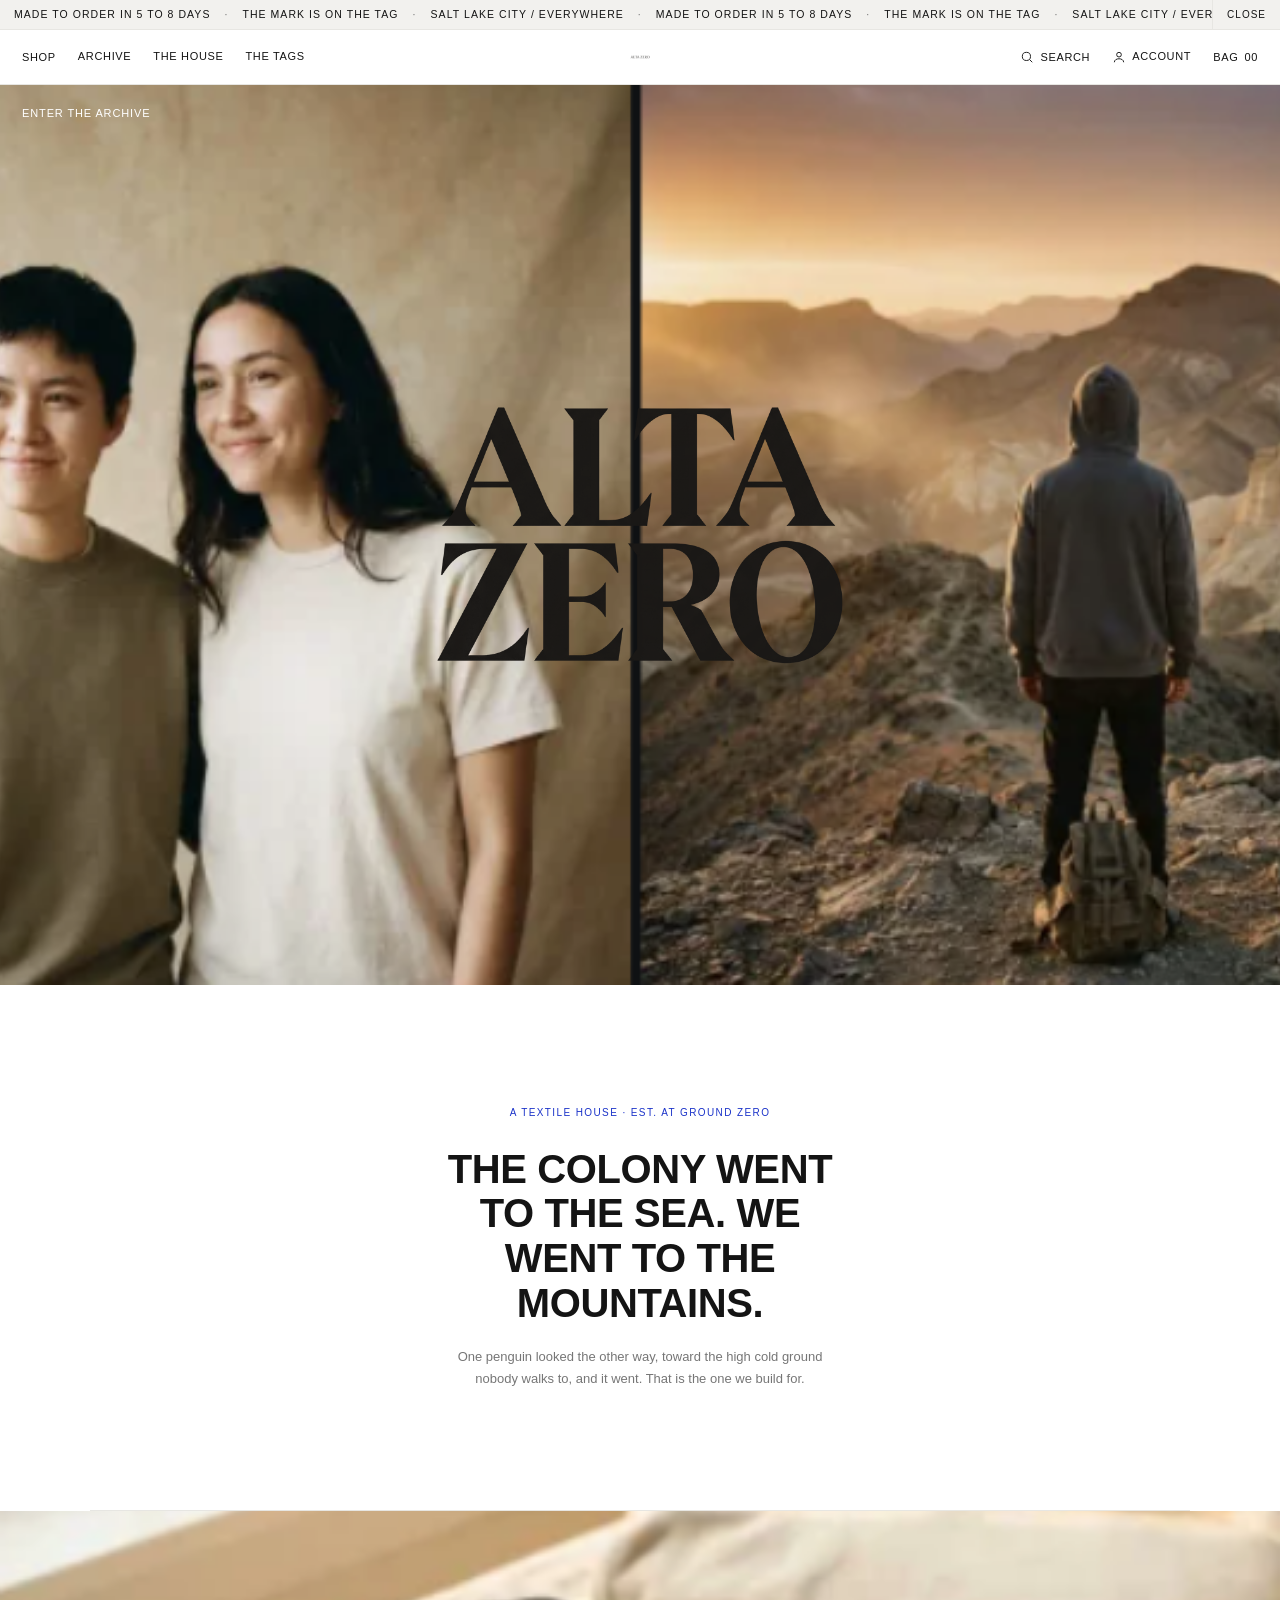
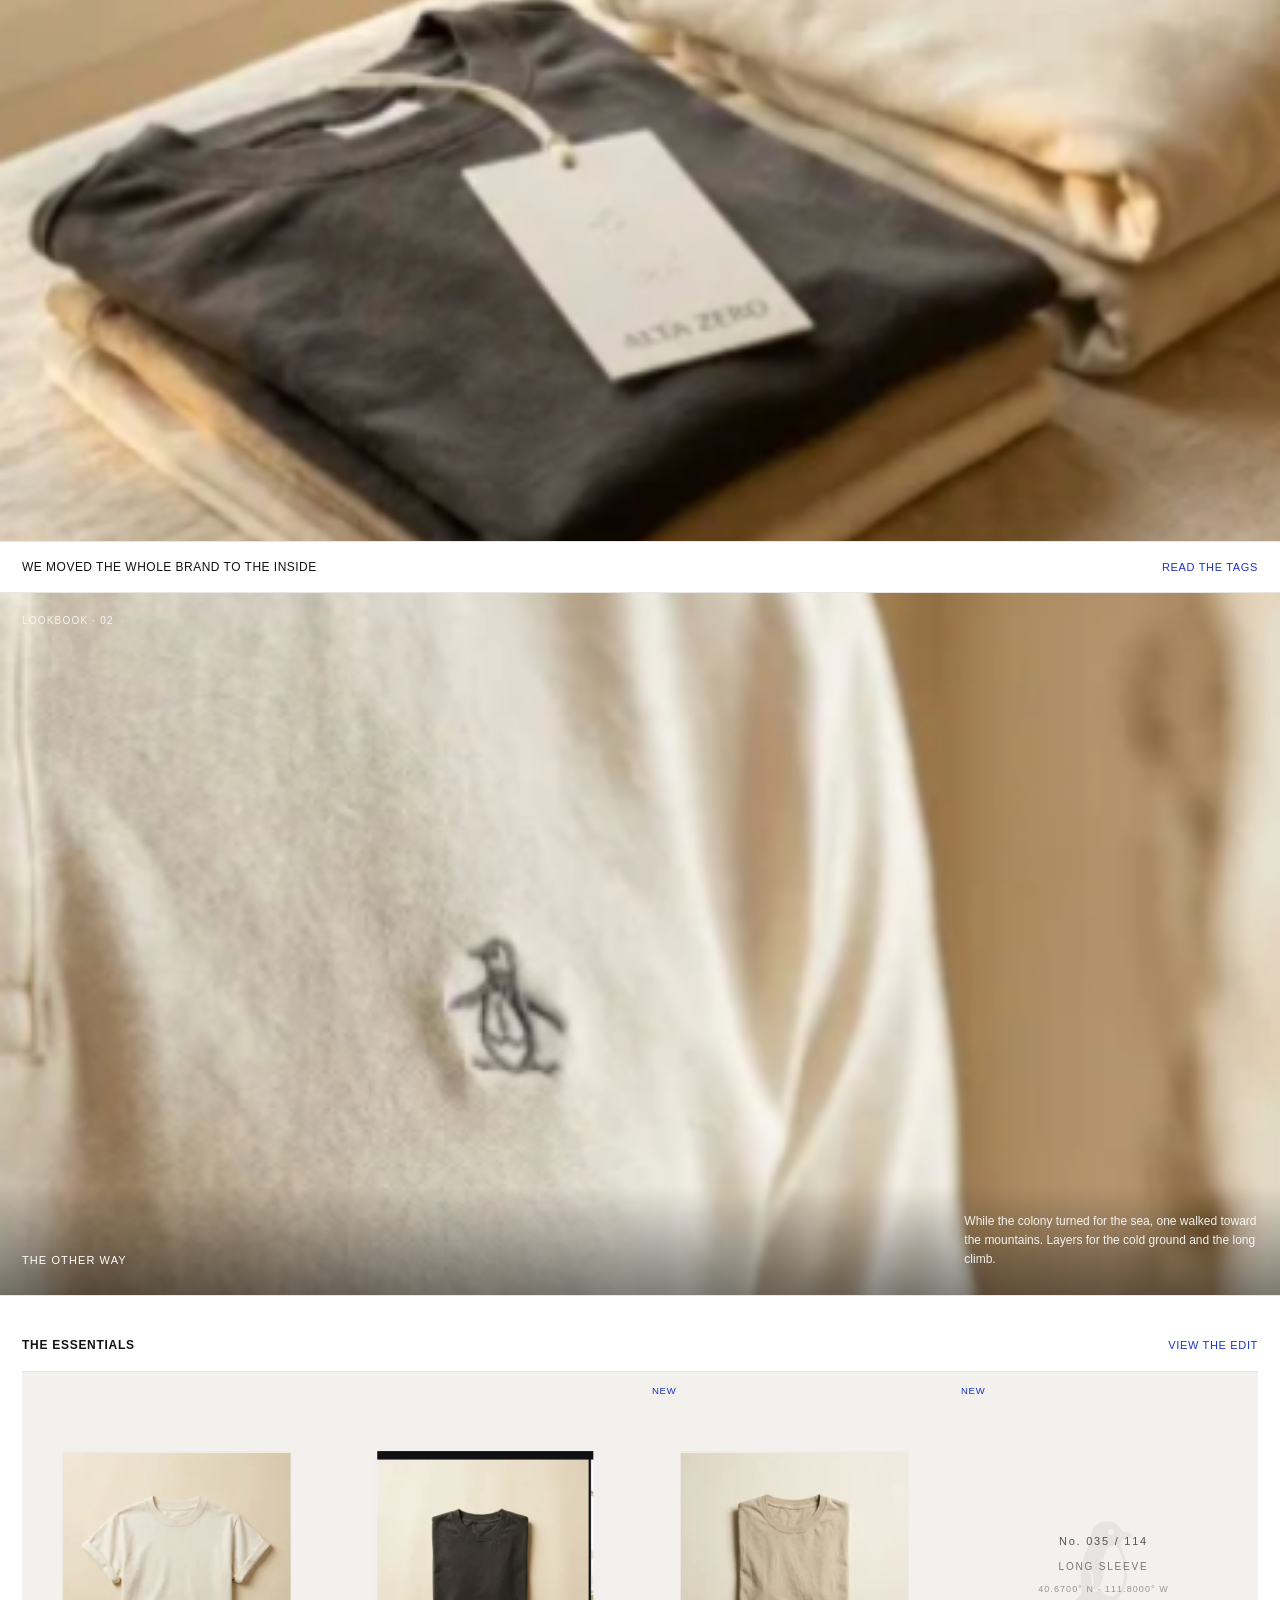
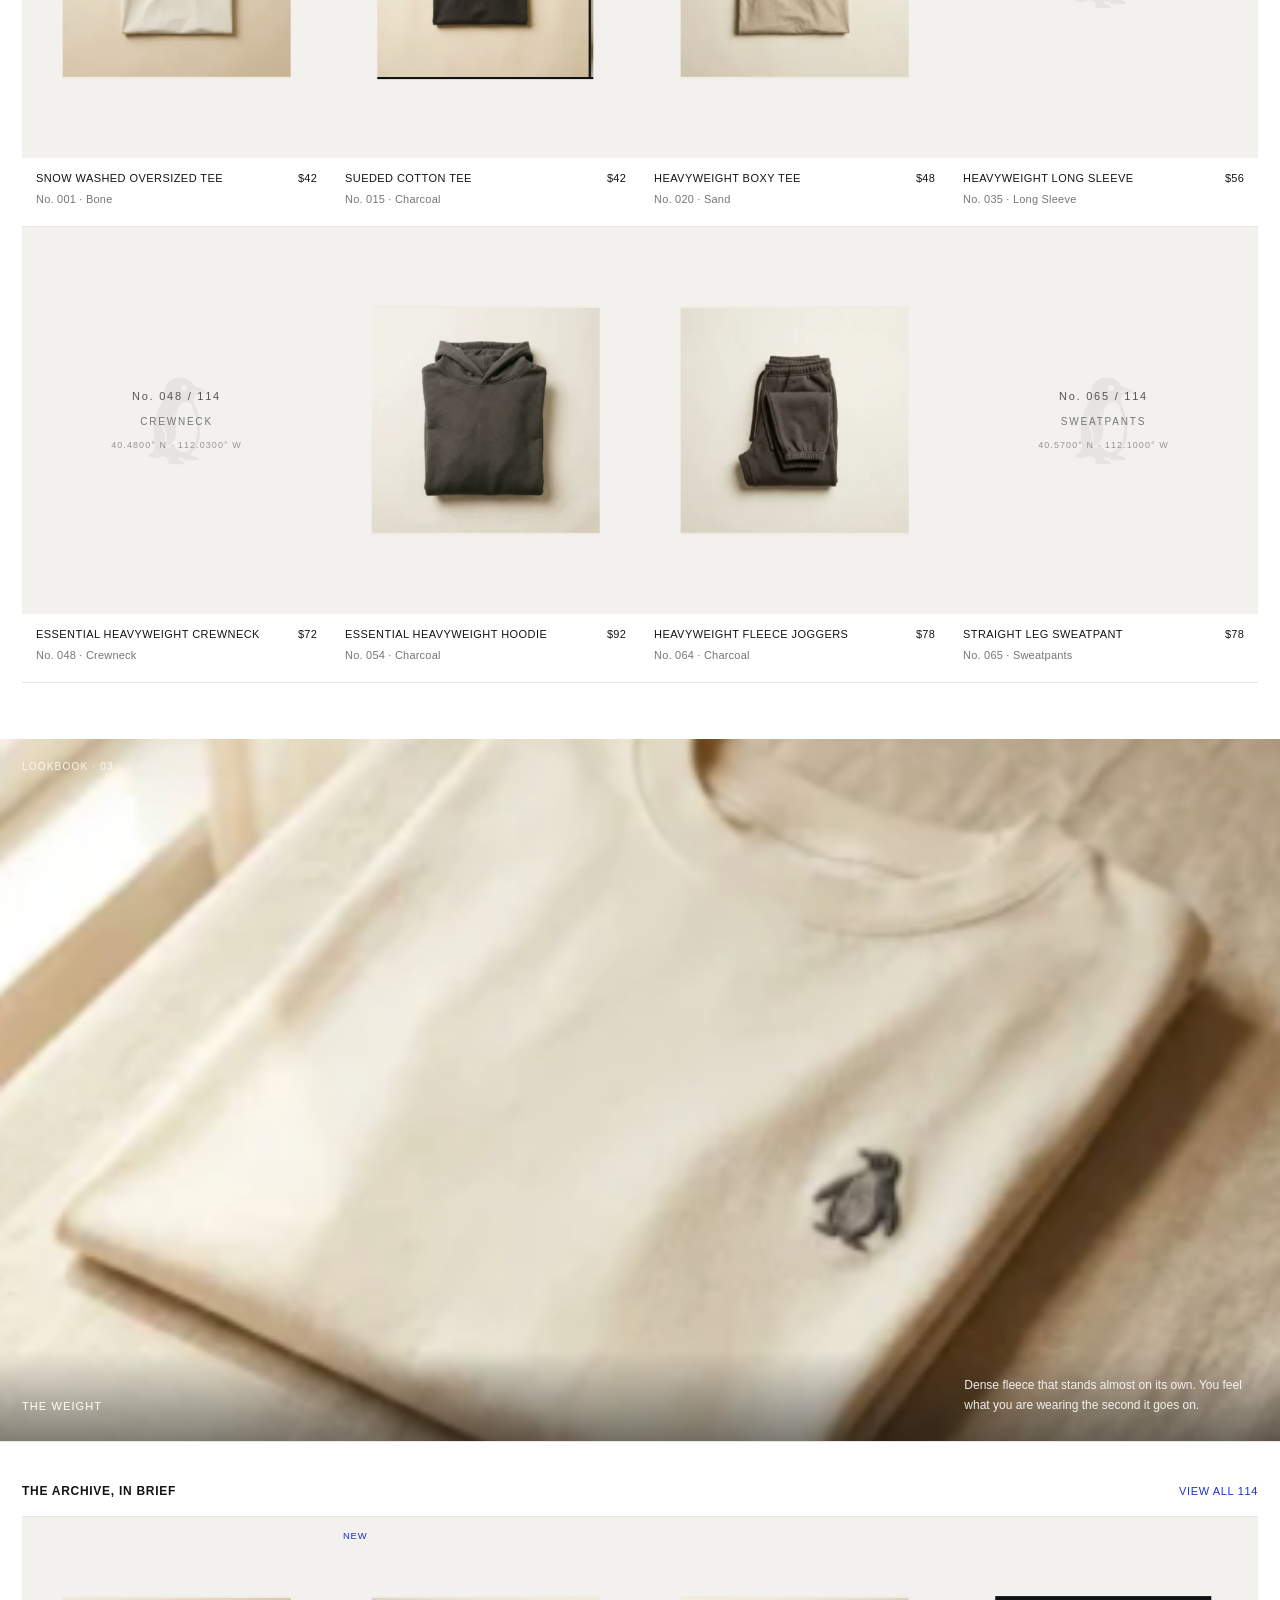
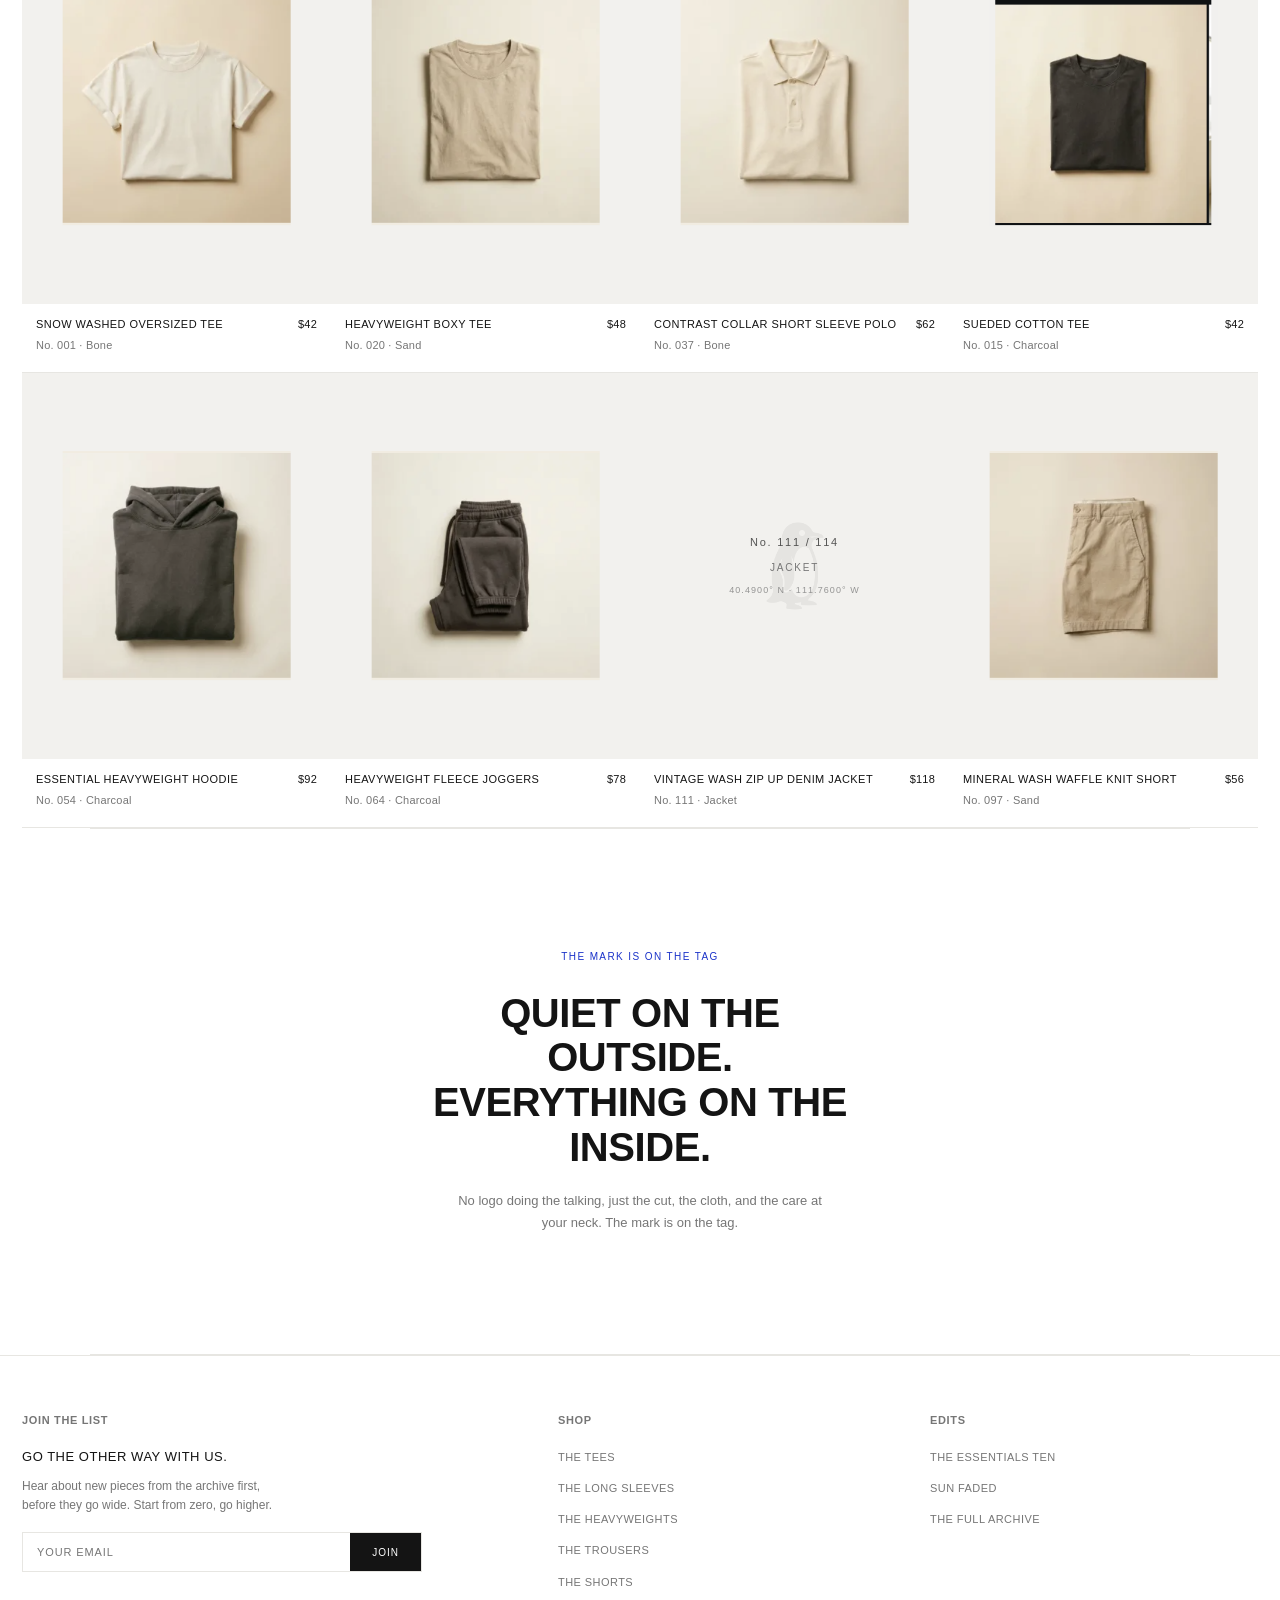
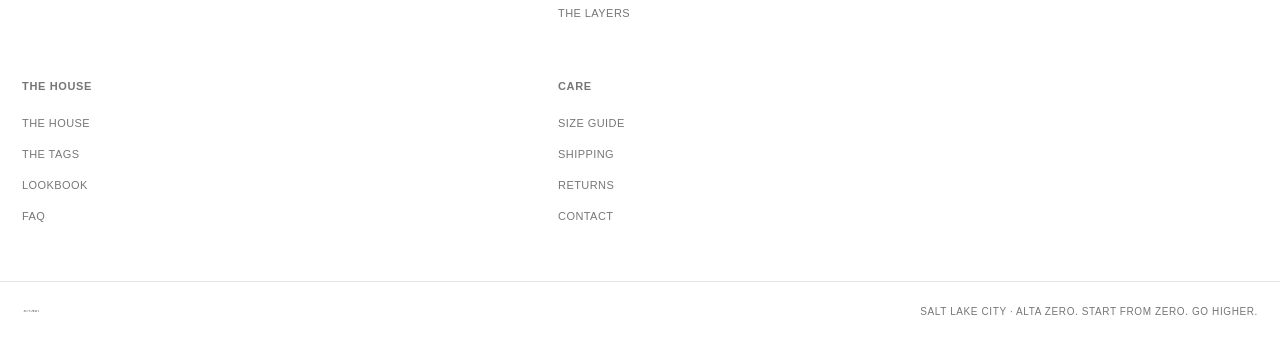
<file: index.html>
<!doctype html>
<html lang="en">
<head>
<meta charset="utf-8">
<meta name="viewport" content="width=device-width, initial-scale=1">
<title>Alta Zero · A House Of Blanks</title>
<meta name="description" content="Alta Zero is a textile house of beautiful blanks, made to order. The whole story lives on the tag. Start from zero. Go higher.">
<link rel="icon" href="img/az-penguin.png">
<meta property="og:type" content="website">
<meta property="og:title" content="Alta Zero · A House Of Blanks">
<meta property="og:description" content="Beautiful blanks, made to order. The mark is on the tag. Start from zero. Go higher.">
<meta property="og:image" content="img/campaign.png">
<meta name="twitter:card" content="summary_large_image">
<link rel="stylesheet" href="style.css">
</head>
<body>

<div id="az-top"></div>

<header class="home-hero">
  <a class="hero-enter" href="archive.html">Enter The Archive</a>
  <div class="hero-media"><img src="img/campaign.png" alt="Alta Zero campaign: the mountain ridge, the one who went the other way"></div>
  <div class="hero-mark"><img src="img/az-wordmark-stacked.png" alt="Alta Zero"></div>
</header>

<section class="spoken reveal">
  <div class="sp-k">A Textile House · Est. At Ground Zero</div>
  <div class="sp-line" id="spLine"></div>
  <div class="sp-sub" id="spSub"></div>
</section>

<section class="ed reveal">
  <a href="tags.html" class="ed-img"><img src="img/gm1.png" alt="Folded Alta Zero pieces with hangtag"></a>
  <div class="ed-bar">
    <span class="ed-head">We moved the whole brand to the inside</span>
    <a class="link" href="tags.html">Read The Tags</a>
  </div>
</section>

<section class="look reveal" id="lookbook">
  <span class="look-idx" id="lk1idx"></span>
  <img src="img/gm3.png" alt="Alta Zero, layers for the cold ground and the long climb">
  <div class="look-cap">
    <span class="lk-t" id="lk1t"></span>
    <span class="lk-c" id="lk1c"></span>
  </div>
</section>

<div class="wrap">
  <div class="sec-head">
    <h2>The Essentials</h2>
    <a class="link" href="collection.html?c=the-essentials-ten">View The Edit</a>
  </div>
  <div class="grid four" id="essentials"></div>
</div>

<section class="look reveal" style="margin-top:56px">
  <span class="look-idx" id="lk2idx"></span>
  <img src="img/gm4.png" alt="Alta Zero dense fleece that stands almost on its own">
  <div class="look-cap">
    <span class="lk-t" id="lk2t"></span>
    <span class="lk-c" id="lk2c"></span>
  </div>
</section>

<div class="wrap">
  <div class="sec-head">
    <h2>The Archive, In Brief</h2>
    <a class="link" href="archive.html">View All 114</a>
  </div>
  <div class="grid four" id="preview"></div>
</div>

<section class="spoken reveal" style="border-top:1px solid var(--hair)">
  <div class="sp-k">The Mark Is On The Tag</div>
  <div class="sp-line" id="spLine2"></div>
  <div class="sp-sub" id="spSub2"></div>
</section>

<div id="az-foot"></div>

<script src="archive-data.js"></script>
<script src="site-content.js"></script>
<script src="app.js"></script>
<script>
  AZ.mount({active:'home'});

  document.getElementById('spLine').textContent = SPOKEN[0].line;
  document.getElementById('spSub').textContent  = SPOKEN[0].sub;
  document.getElementById('spLine2').textContent = SPOKEN[2].line;
  document.getElementById('spSub2').textContent  = SPOKEN[2].sub;

  var l1 = LOOKBOOK[1], l2 = LOOKBOOK[2];
  document.getElementById('lk1idx').textContent = 'Lookbook · 0'+l1.slide;
  document.getElementById('lk1t').textContent = l1.title;
  document.getElementById('lk1c').textContent = l1.caption;
  document.getElementById('lk2idx').textContent = 'Lookbook · 0'+l2.slide;
  document.getElementById('lk2t').textContent = l2.title;
  document.getElementById('lk2c').textContent = l2.caption;

  var ess = COLLECTIONS.find(function(c){return c.slug==='the-essentials-ten';});
  AZ.renderPreview(document.getElementById('essentials'), ess.memberArchiveNumbers.slice(0,8).map(AZ.padN));
  AZ.renderPreview(document.getElementById('preview'),
    ['001','020','037','015','054','064','111','097']);
</script>
</body>
</html>
</file>
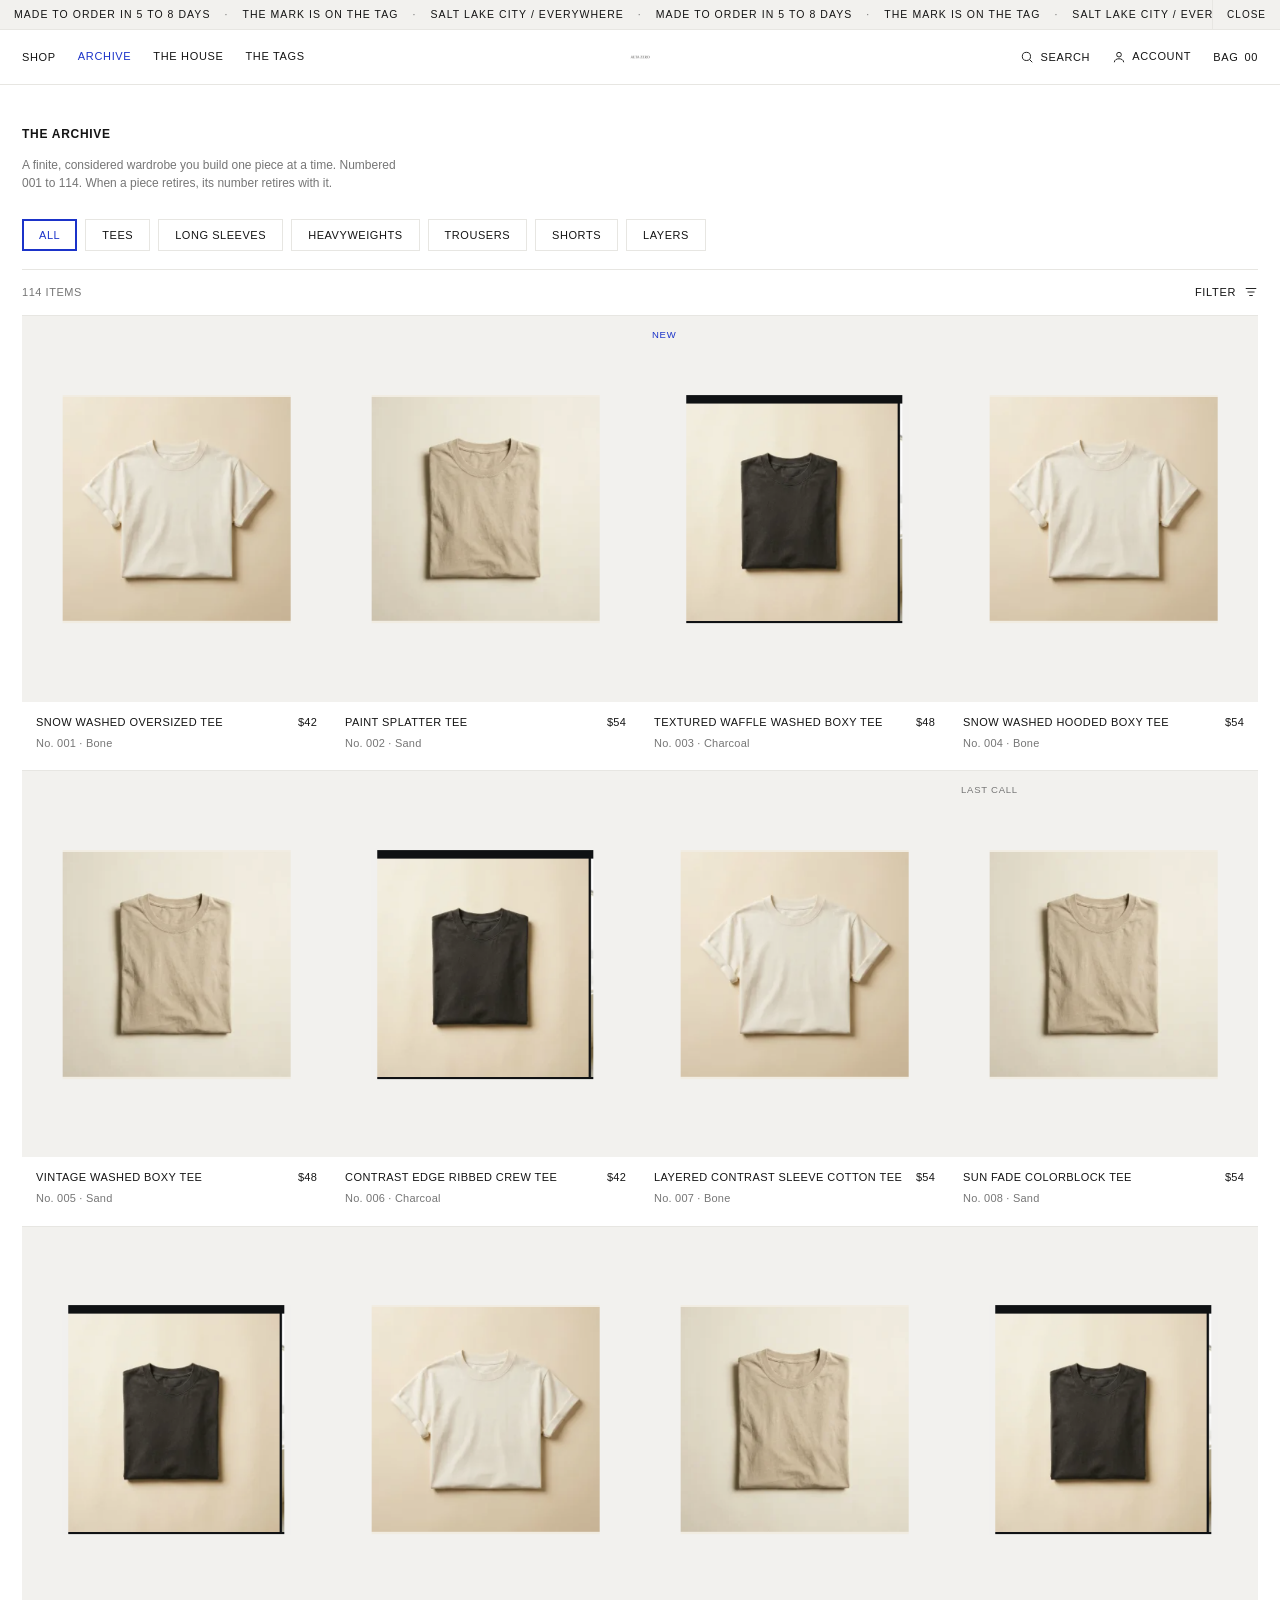
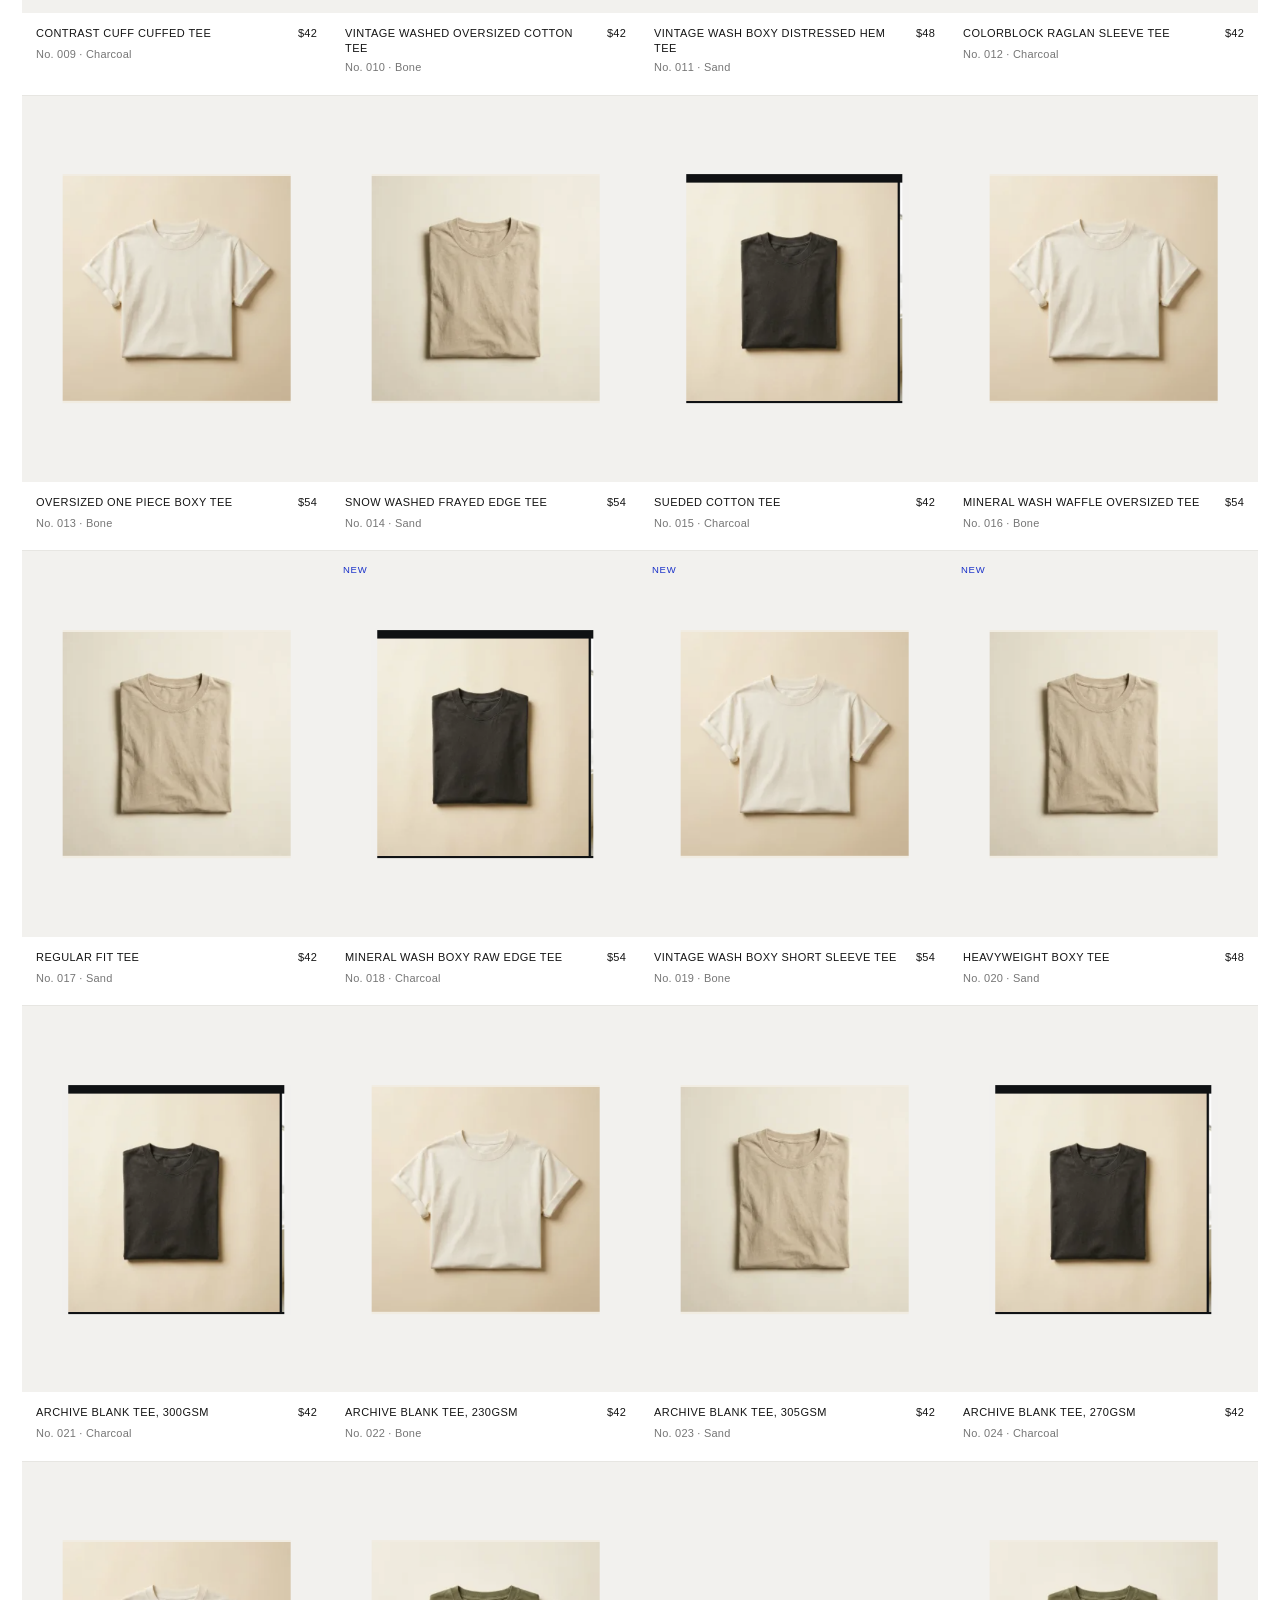
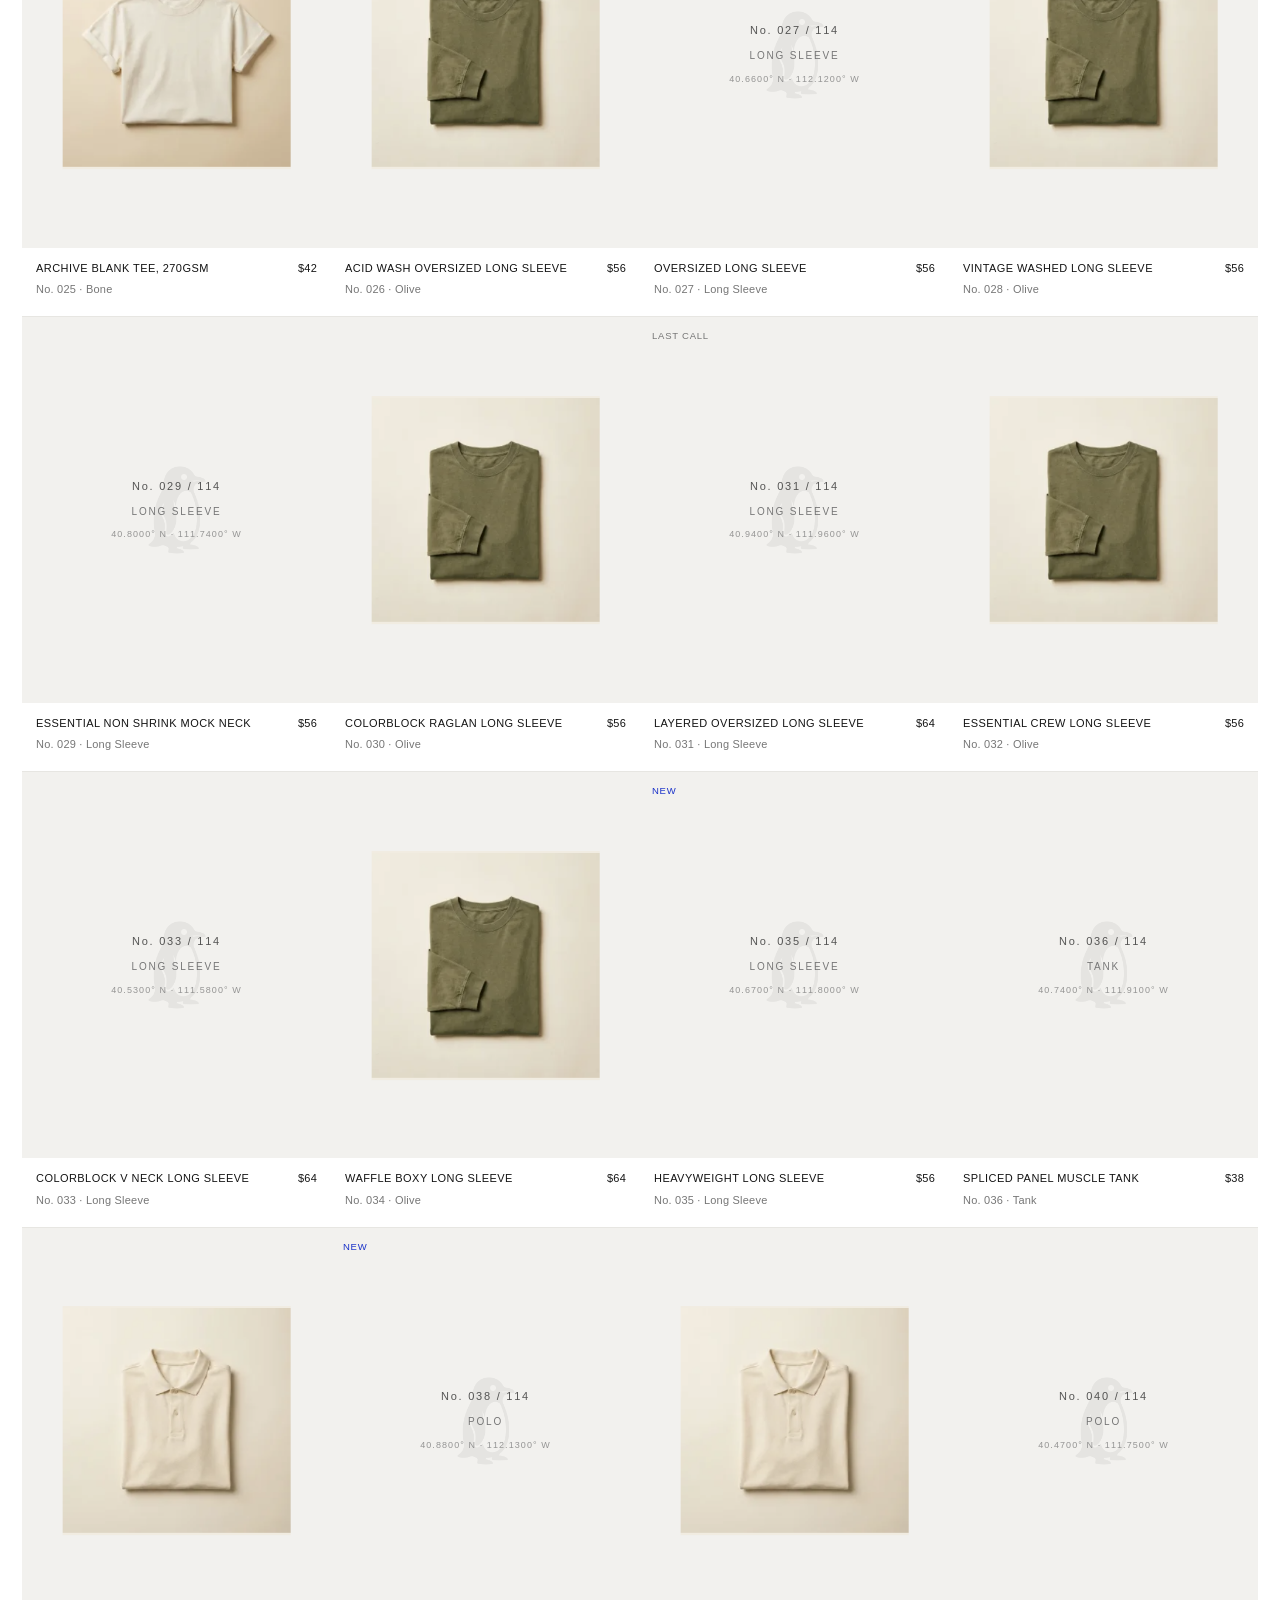
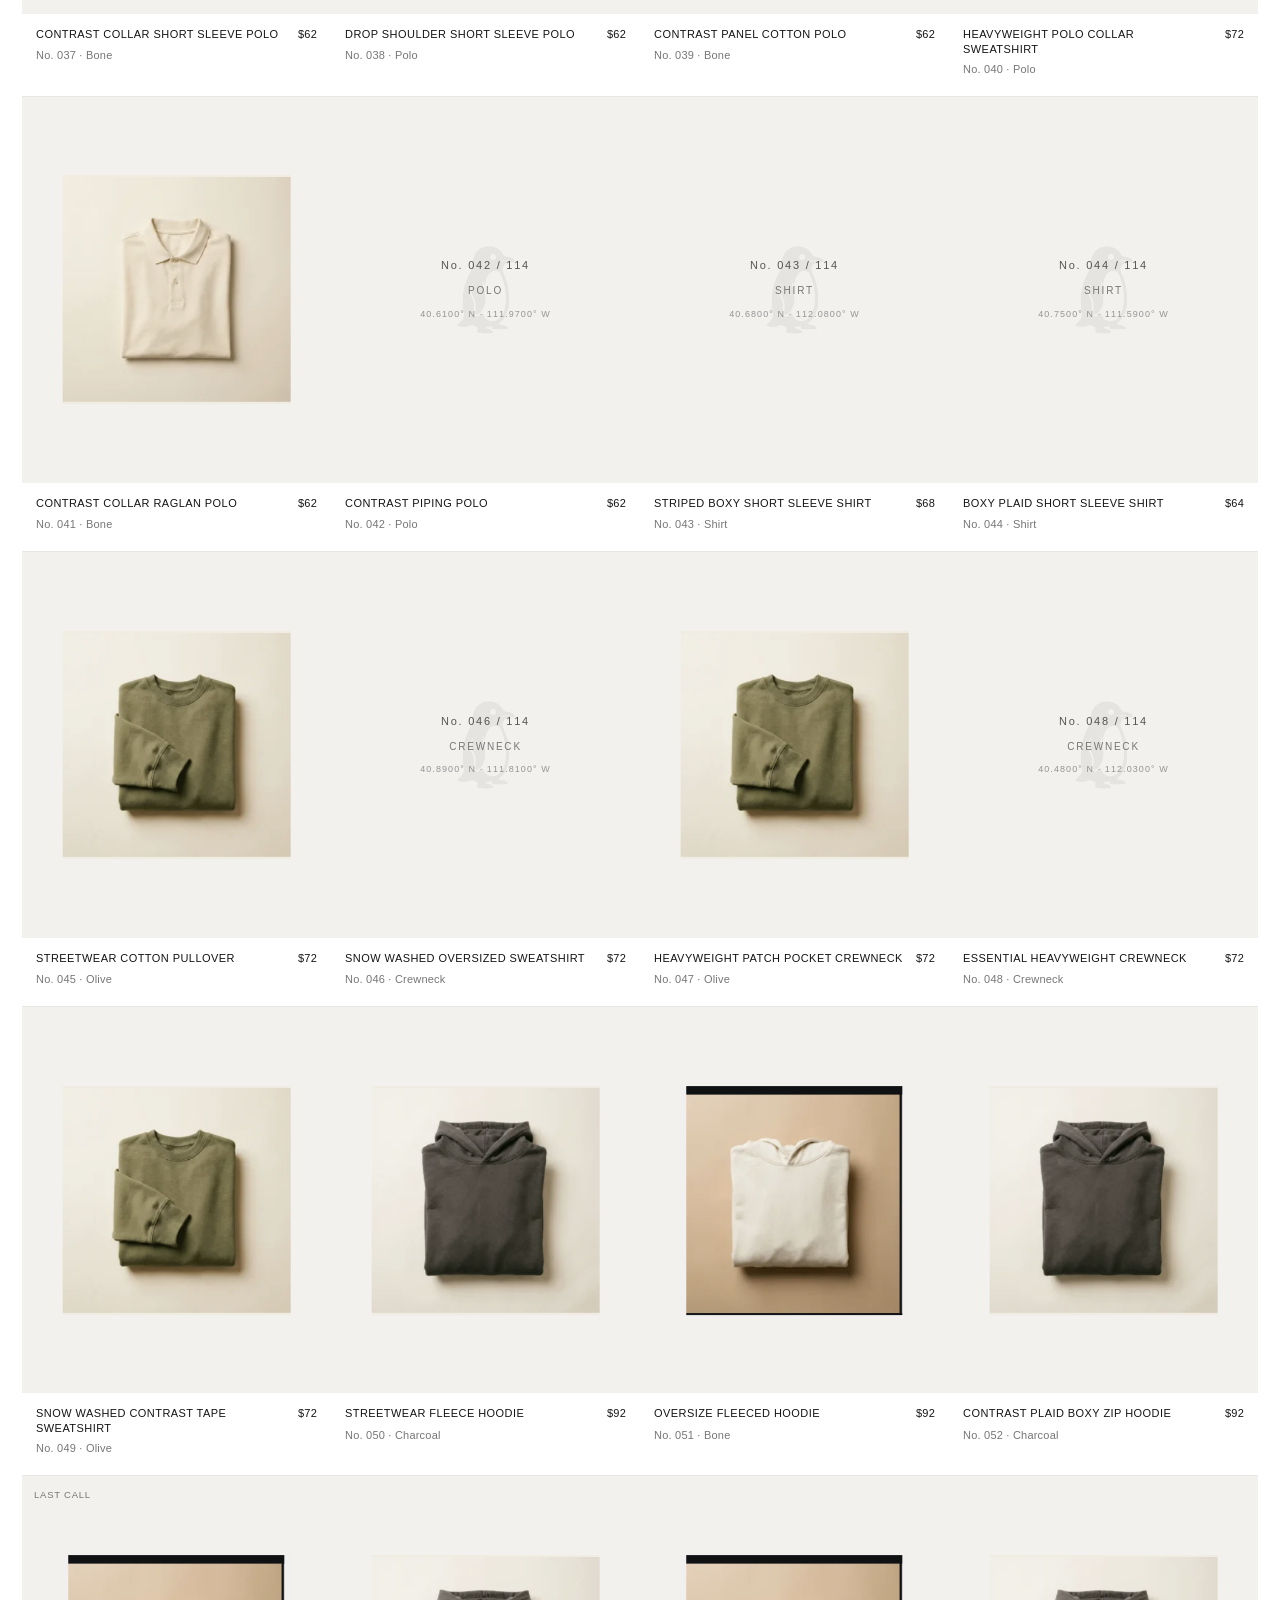
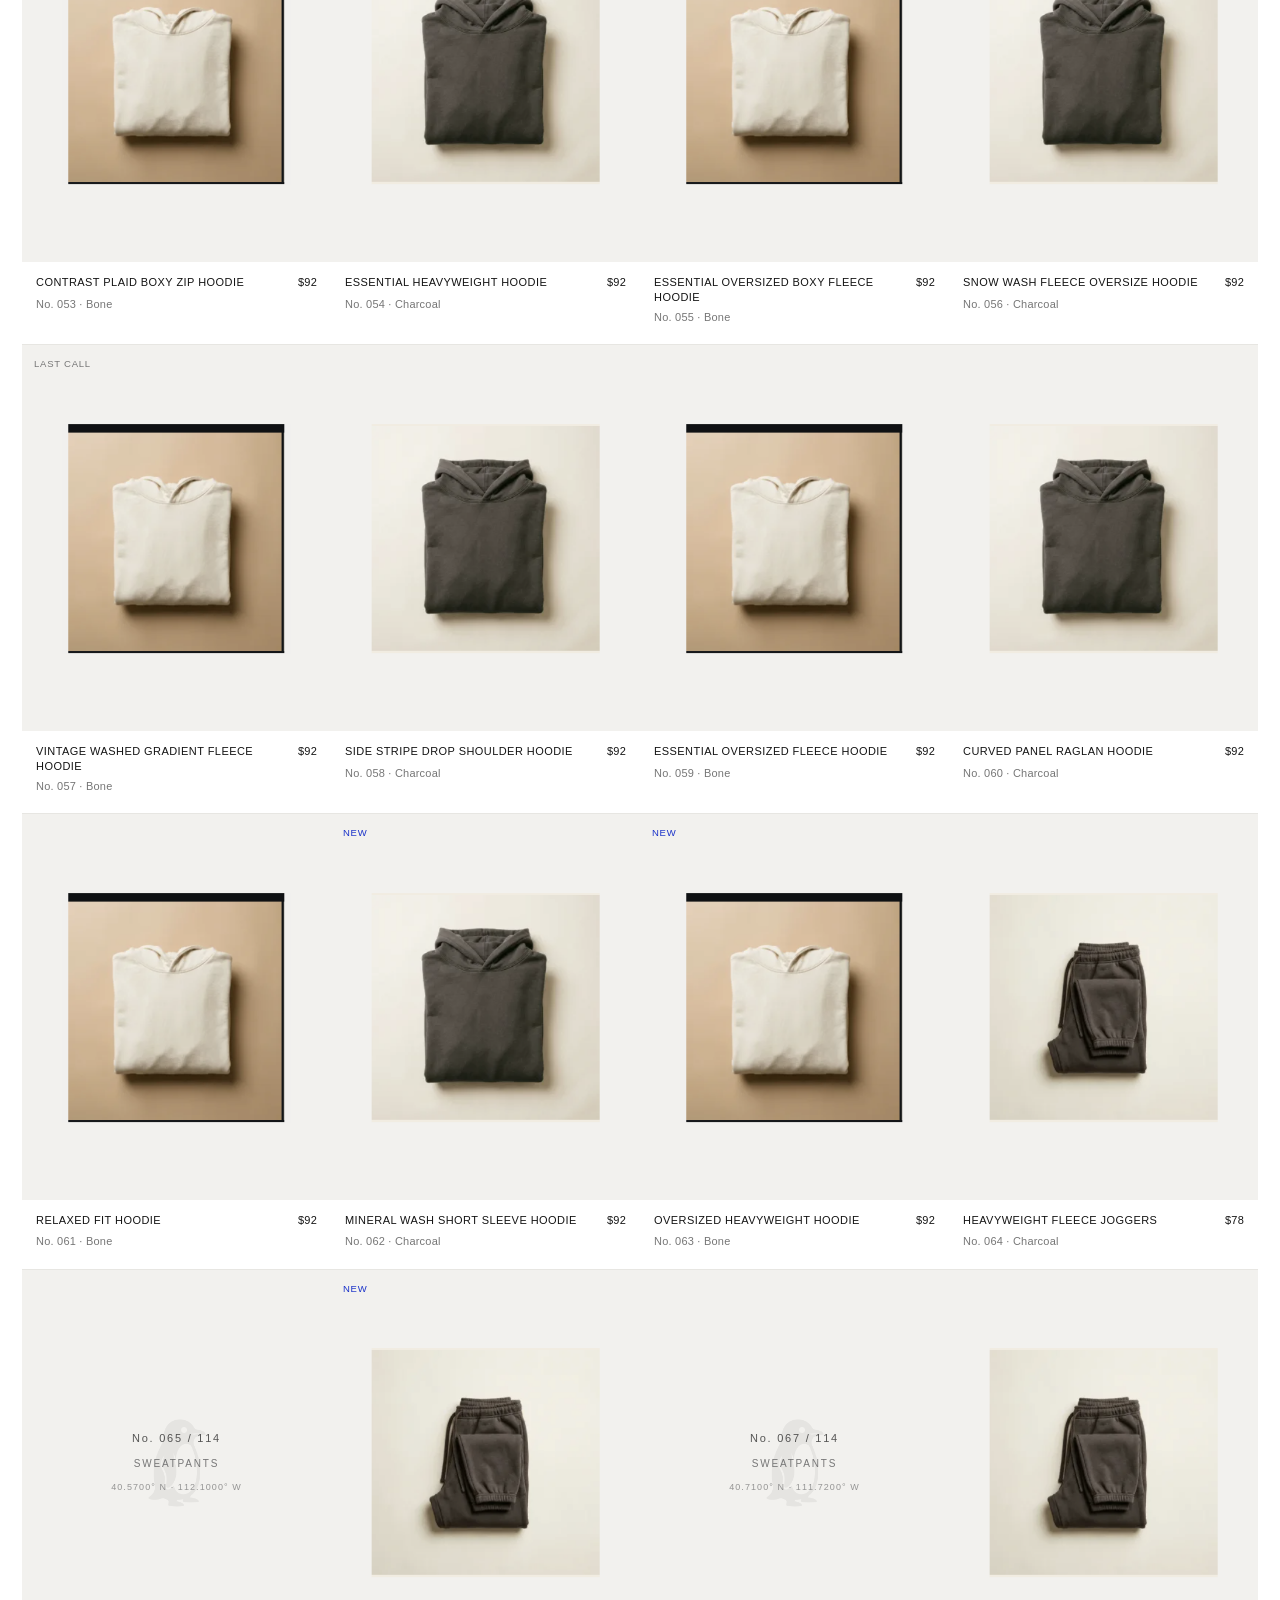
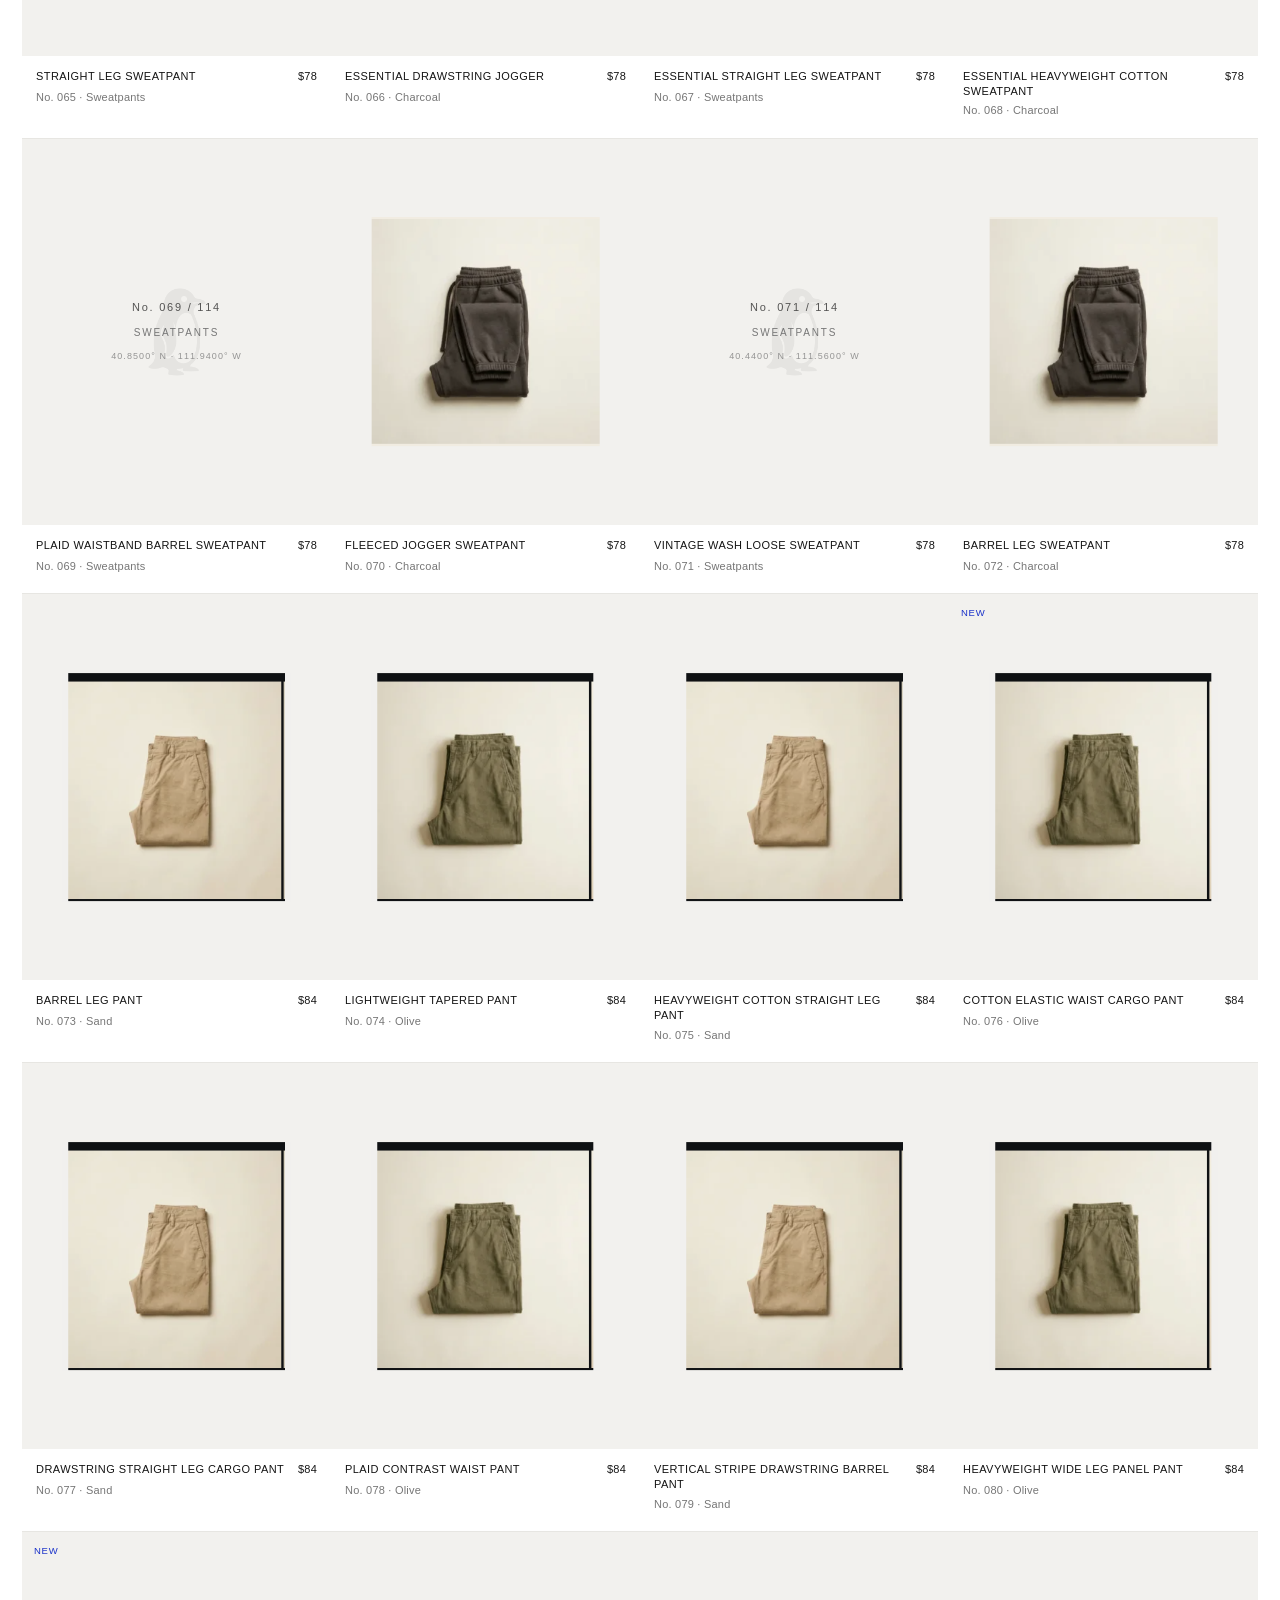
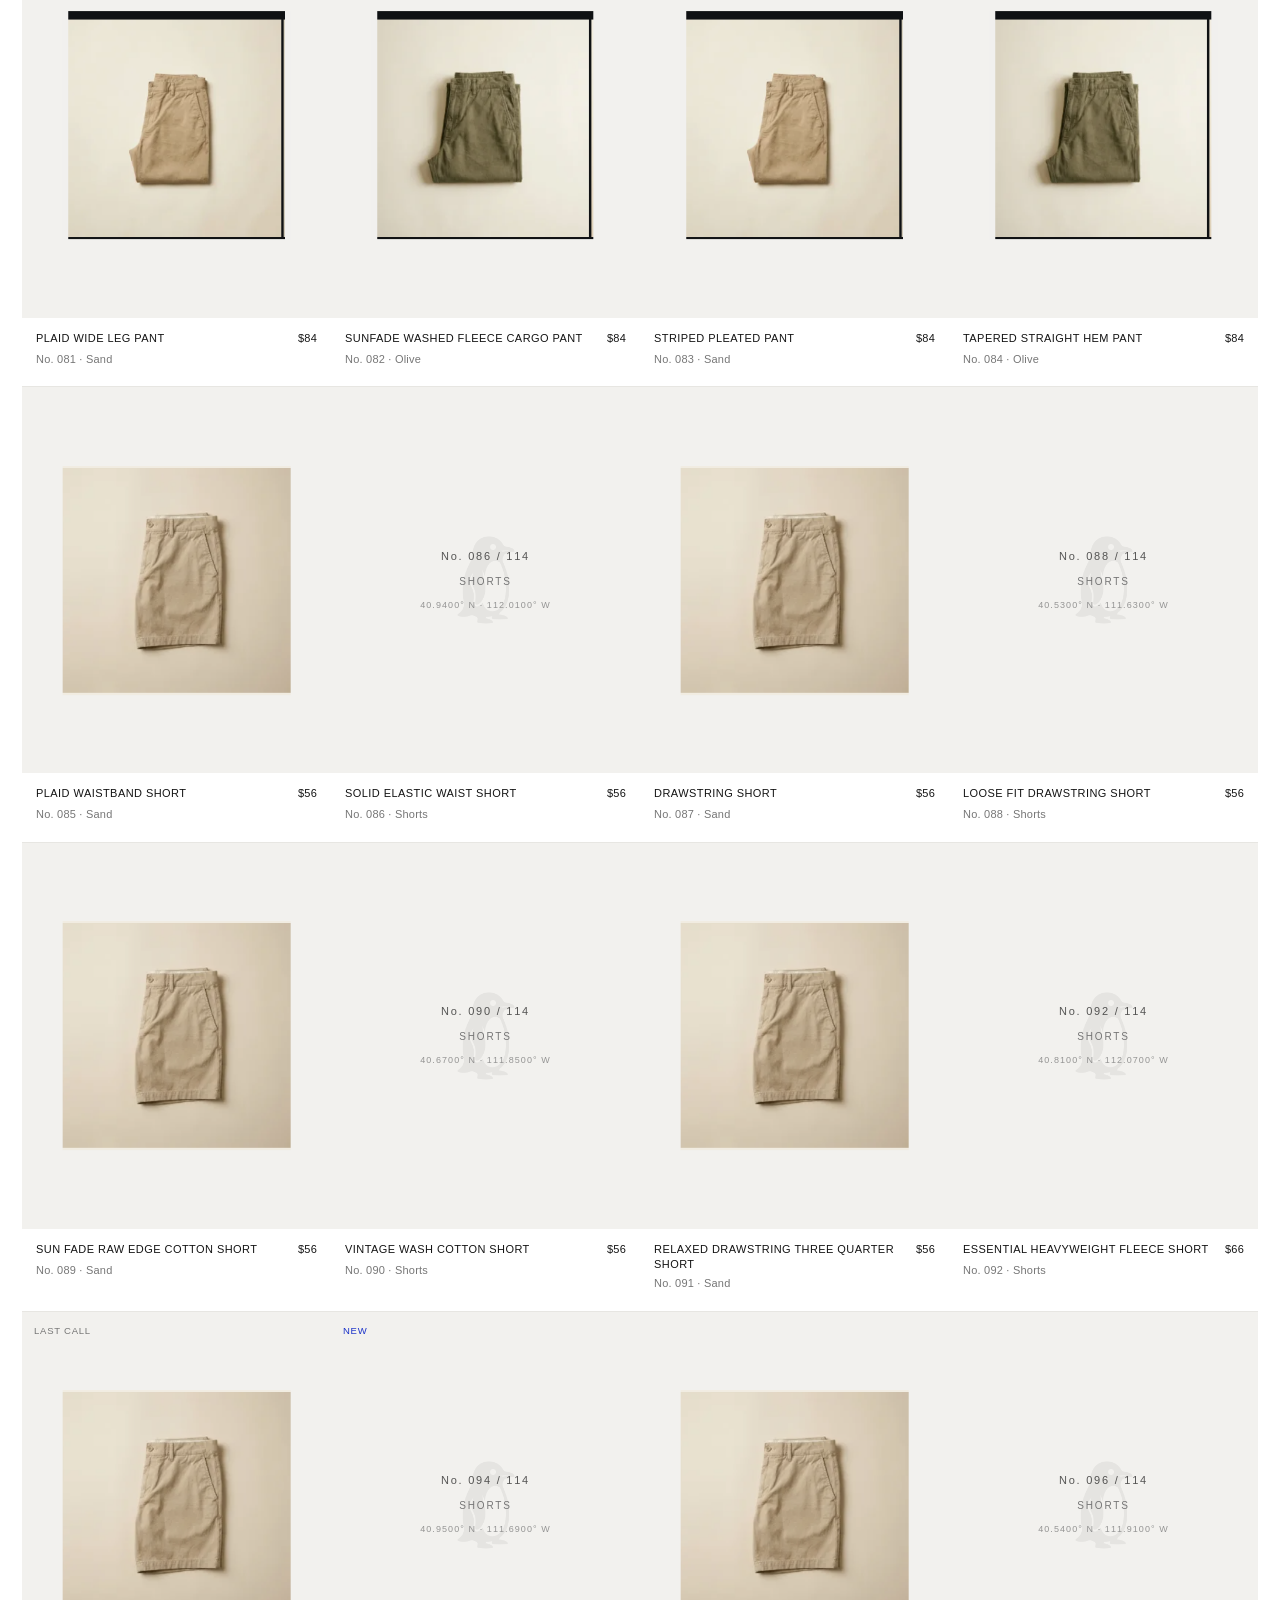
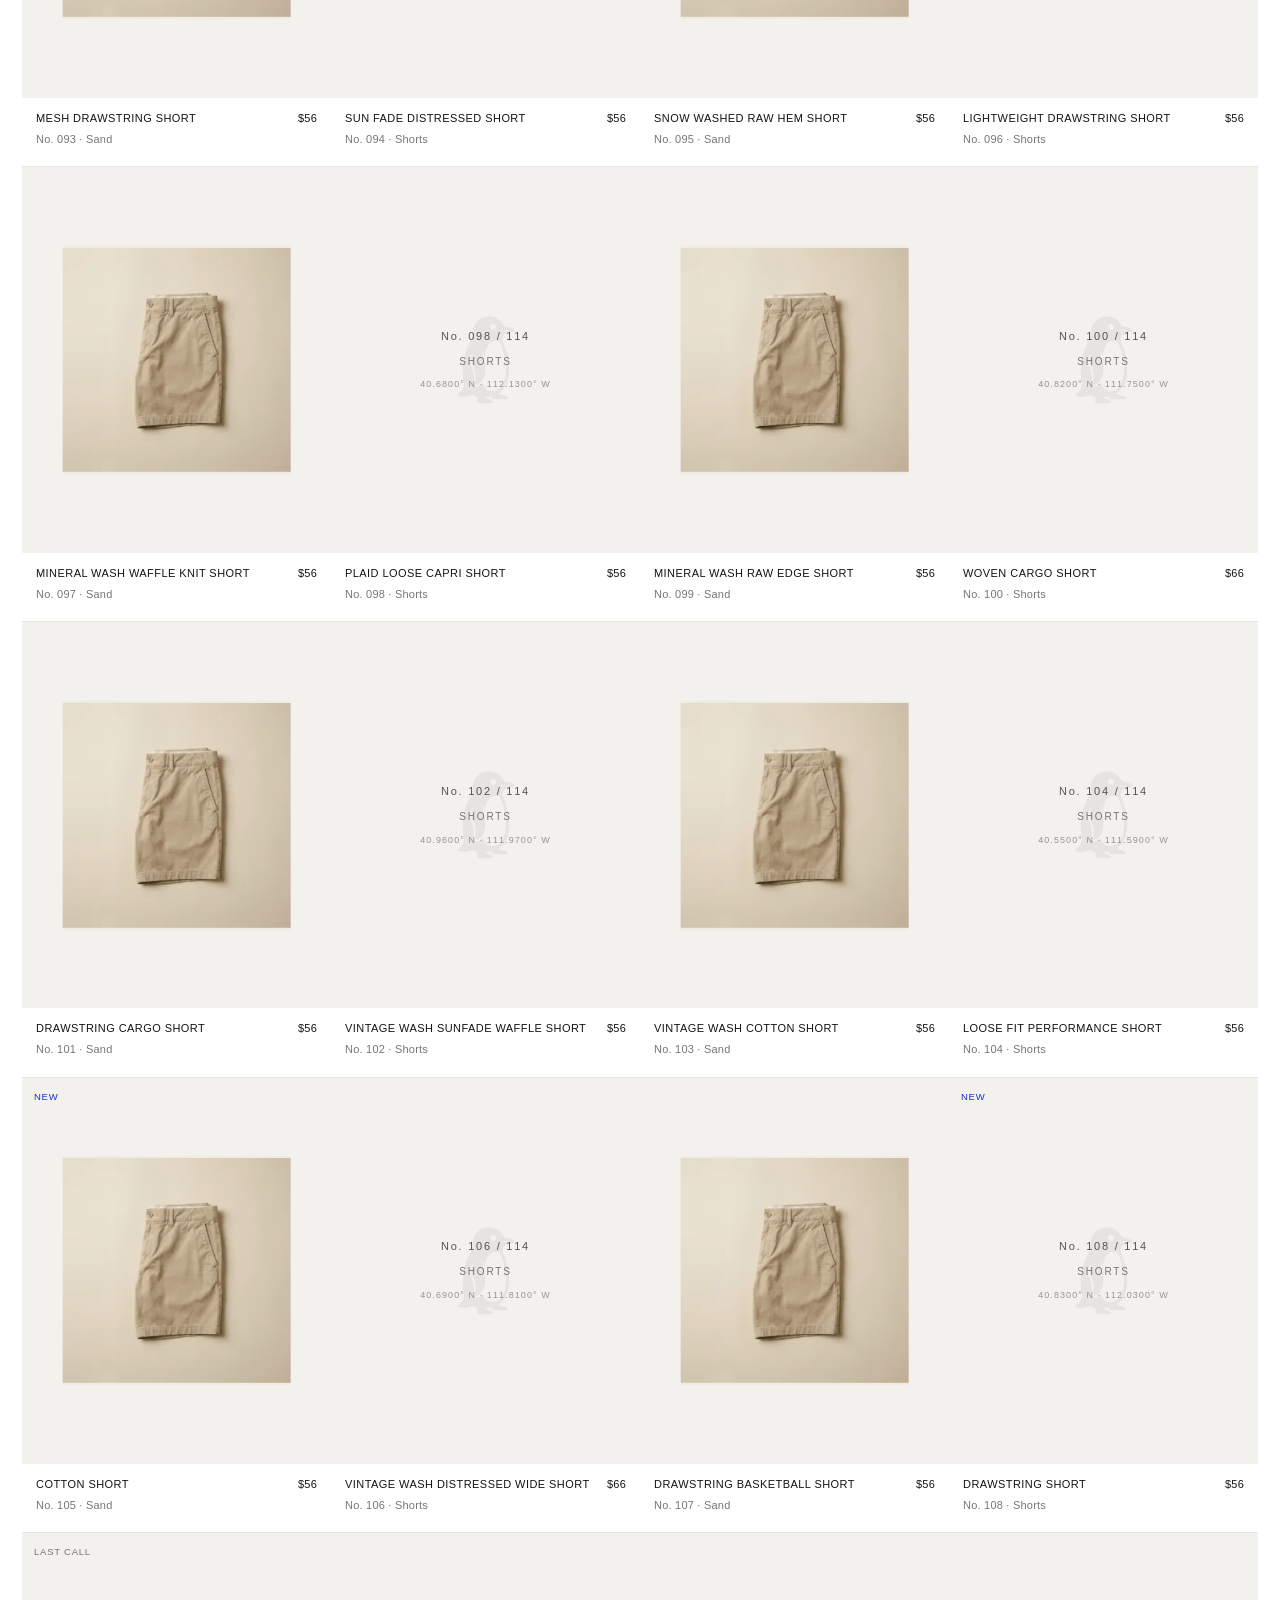
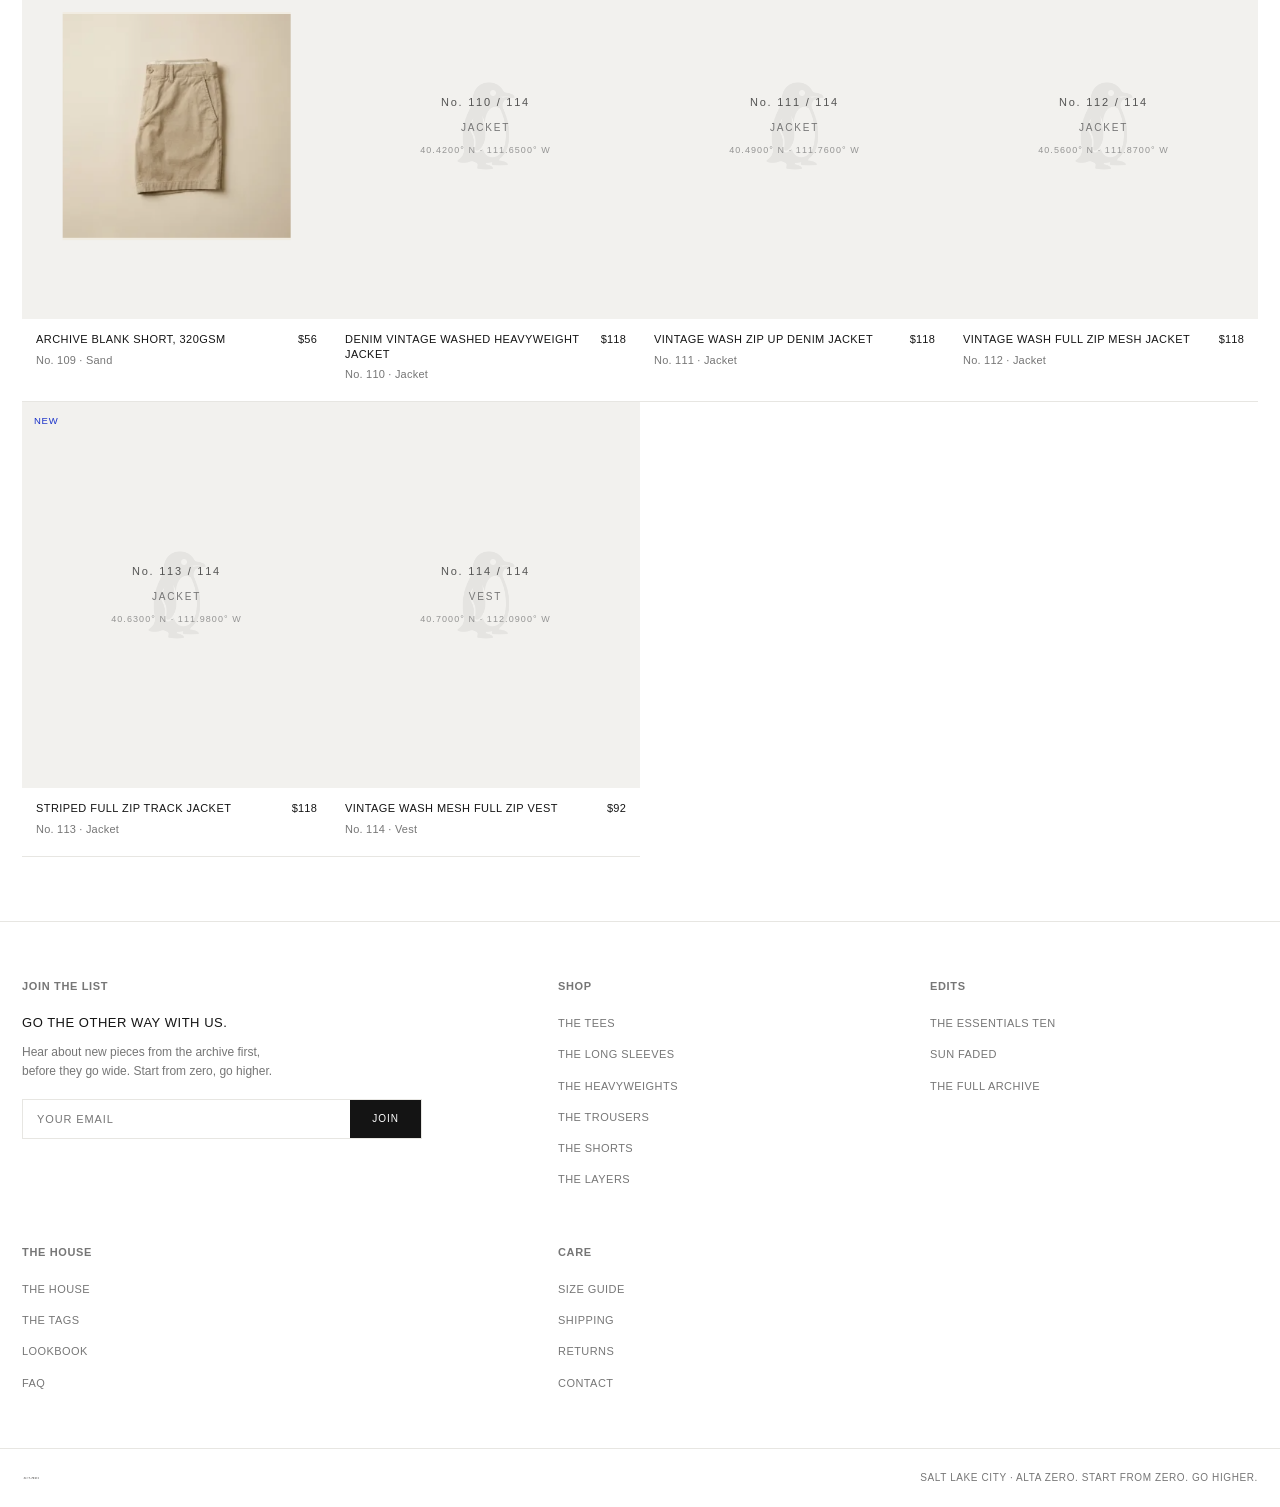
<file: archive.html>
<!doctype html>
<html lang="en">
<head>
<meta charset="utf-8">
<meta name="viewport" content="width=device-width, initial-scale=1">
<title>The Archive · Alta Zero</title>
<meta name="description" content="The full Alta Zero archive. 114 curated blanks, numbered 001 to 114. The branding lives on the tag.">
<link rel="icon" href="img/az-penguin.png">
<meta property="og:type" content="website">
<meta property="og:title" content="The Archive · Alta Zero">
<meta property="og:description" content="114 curated blanks, numbered 001 to 114. The mark is on the tag.">
<meta property="og:image" content="img/campaign.png">
<meta name="twitter:card" content="summary_large_image">
<link rel="stylesheet" href="style.css">
</head>
<body>

<div id="az-top"></div>

<div class="wrap">
  <div class="archive-head">
    <div class="title">The Archive</div>
    <p>A finite, considered wardrobe you build one piece at a time. Numbered 001 to 114. When a piece retires, its number retires with it.</p>
  </div>

  <div class="toggle" id="toggle"></div>

  <div class="archive-meta" id="meta">
    <span class="items">114 items</span>
    <button class="filter" type="button" id="filterBtn">Filter
      <svg viewBox="0 0 24 24" fill="none" stroke="currentColor" stroke-width="1.6"><line x1="3" y1="6" x2="21" y2="6"/><line x1="6" y1="12" x2="18" y2="12"/><line x1="9" y1="18" x2="15" y2="18"/></svg>
    </button>
  </div>

  <div class="grid four" id="grid"></div>
</div>

<div id="az-foot" style="margin-top:64px"></div>

<script src="archive-data.js"></script>
<script src="site-content.js"></script>
<script src="app.js"></script>
<script>
  AZ.mount({active:'archive'});
  AZ.renderArchive(
    document.getElementById('toggle'),
    document.getElementById('meta'),
    document.getElementById('grid')
  );
  document.getElementById('filterBtn').addEventListener('click', AZ.openSearch);
</script>
</body>
</html>
</file>
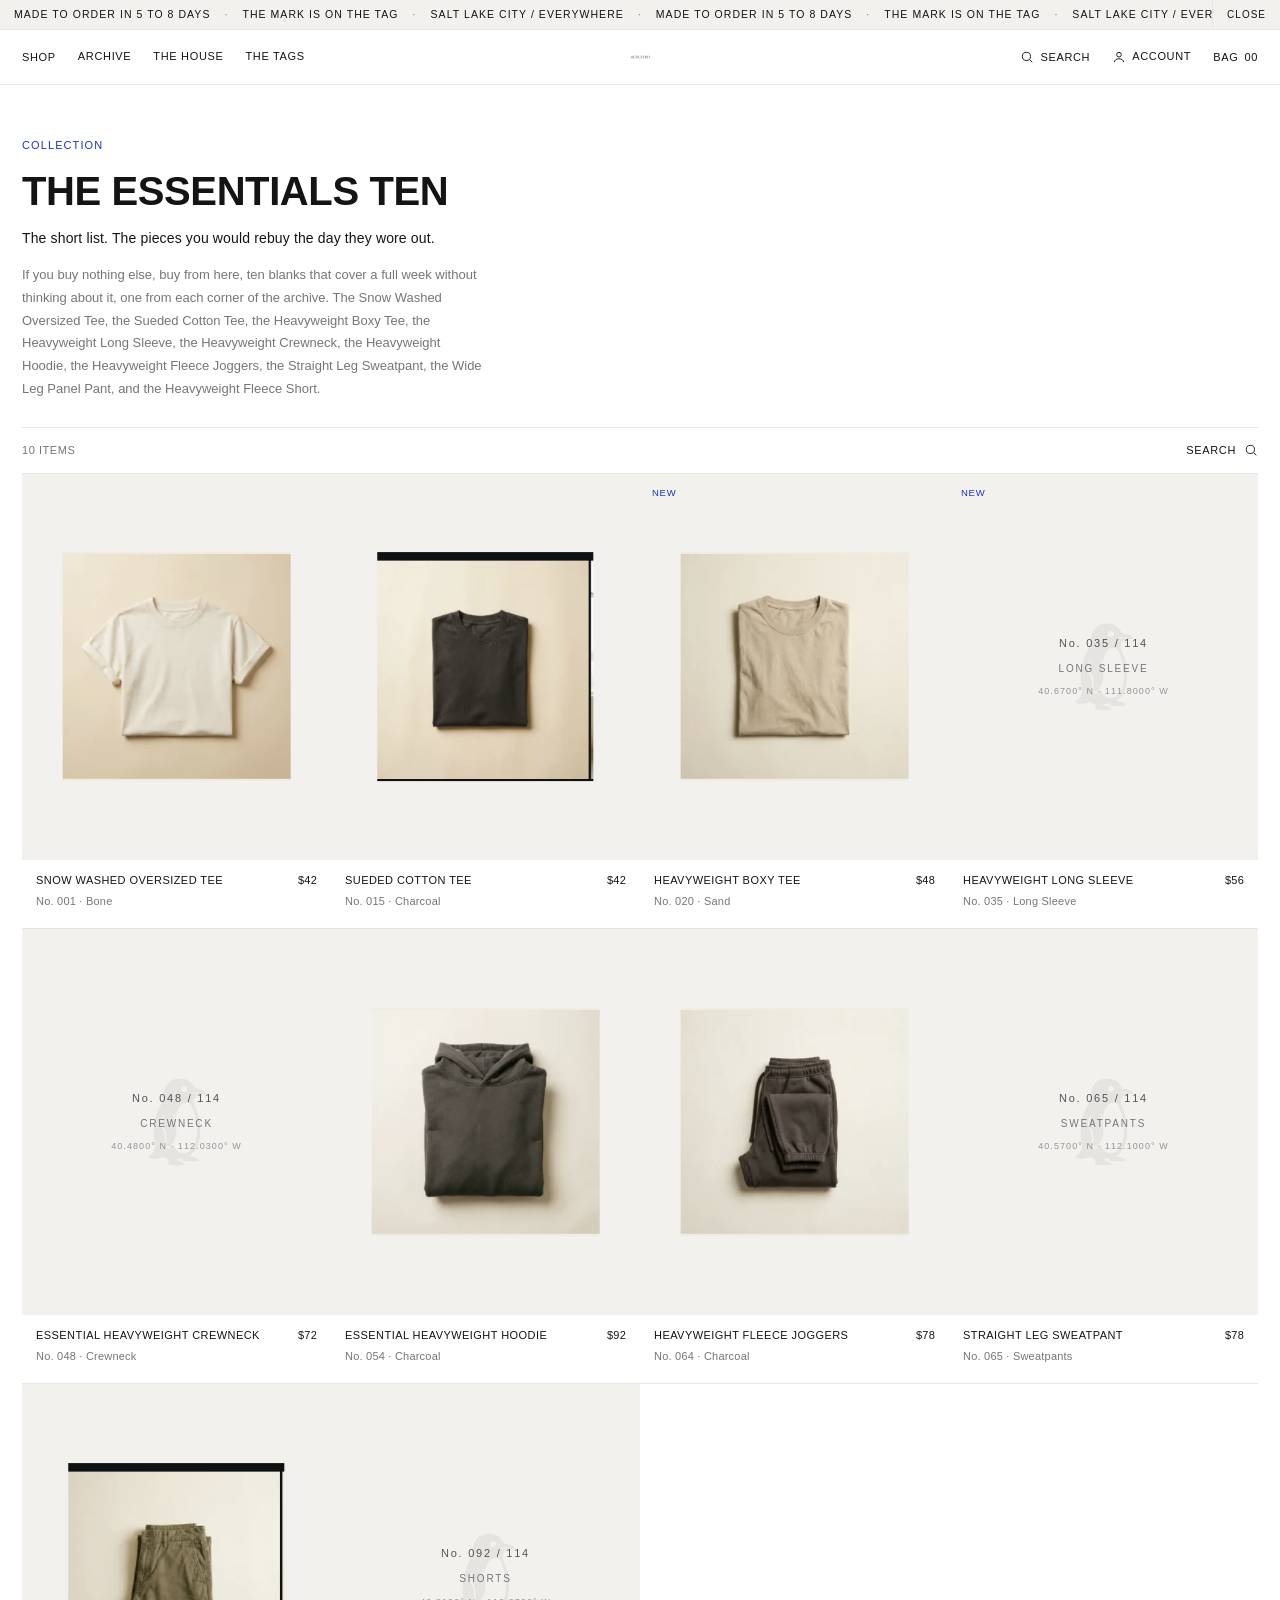
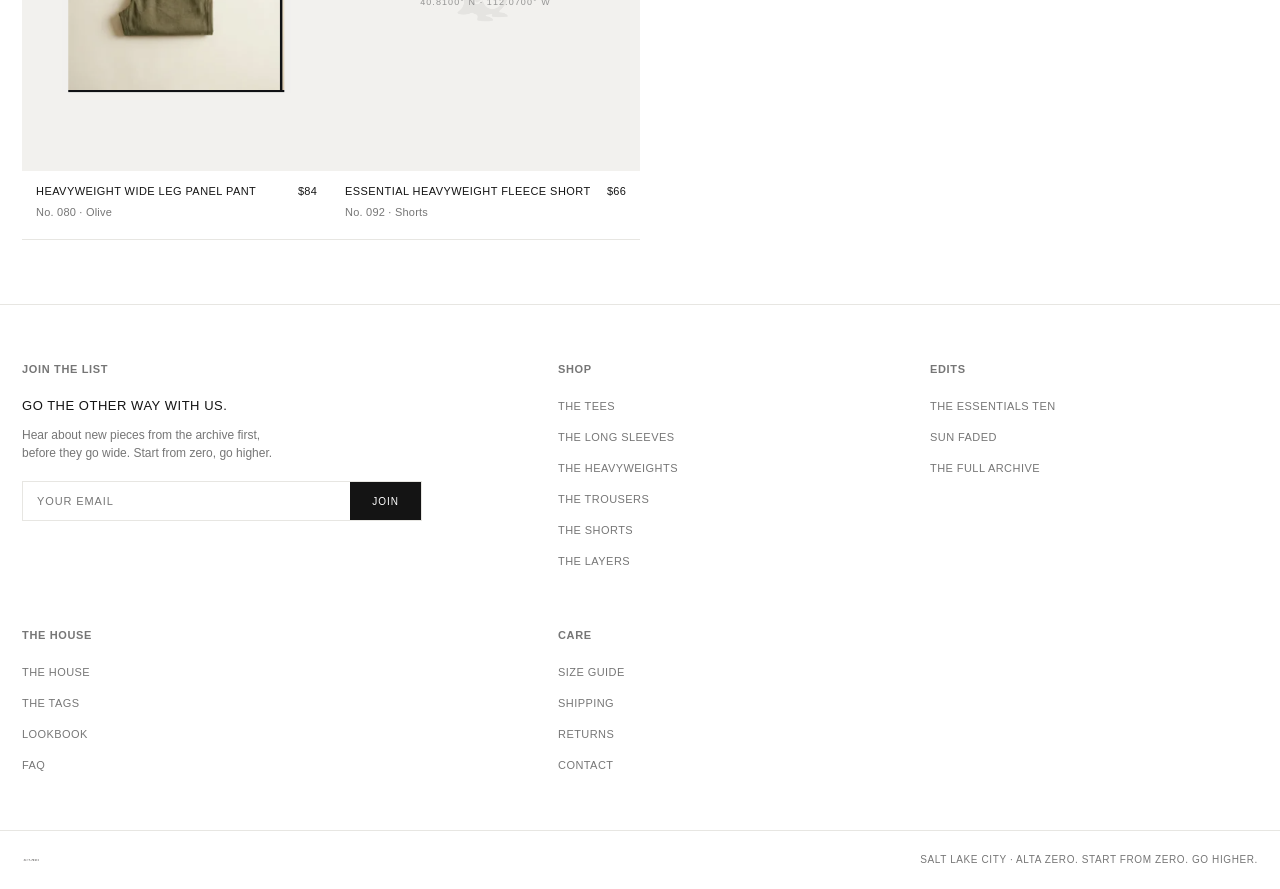
<file: collection.html>
<!doctype html>
<html lang="en">
<head>
<meta charset="utf-8">
<meta name="viewport" content="width=device-width, initial-scale=1">
<title>Collection · Alta Zero</title>
<meta name="description" content="An Alta Zero collection. Beautiful blanks, made to order. The mark is on the tag.">
<link rel="icon" href="img/az-penguin.png">
<meta property="og:type" content="website">
<meta property="og:title" content="Collection · Alta Zero">
<meta property="og:description" content="An Alta Zero collection. The mark is on the tag.">
<meta property="og:image" content="img/campaign.png">
<meta name="twitter:card" content="summary_large_image">
<link rel="stylesheet" href="style.css">
</head>
<body>

<div id="az-top"></div>

<div class="wrap">
  <div class="coll-head" id="collHead"></div>
  <div class="archive-meta" id="meta">
    <span class="items"></span>
    <button class="filter" type="button" id="filterBtn">Search
      <svg viewBox="0 0 24 24" fill="none" stroke="currentColor" stroke-width="1.6"><circle cx="11" cy="11" r="7"/><line x1="16.5" y1="16.5" x2="21" y2="21"/></svg>
    </button>
  </div>
  <div class="grid four" id="grid"></div>
</div>

<div id="az-foot" style="margin-top:64px"></div>

<script src="archive-data.js"></script>
<script src="site-content.js"></script>
<script src="app.js"></script>
<script>
  AZ.mount({active:'shop'});

  var q = new URLSearchParams(location.search);
  var slug = q.get('c') || 'the-essentials-ten';
  var c = COLLECTIONS.find(function(x){ return x.slug===slug; }) || COLLECTIONS[0];

  document.title = c.name + ' · Alta Zero';
  var md = document.querySelector('meta[name="description"]');
  if(md) md.setAttribute('content', c.intro);

  document.getElementById('collHead').innerHTML =
    '<div class="k">Collection</div>'+
    '<h1>'+c.name+'</h1>'+
    '<div class="tag">'+c.tagline+'</div>'+
    '<p>'+c.intro+'</p>';

  var list = c.memberArchiveNumbers.map(function(i){ return AZ.byNum(AZ.padN(i)); }).filter(Boolean);
  AZ.renderGrid(document.getElementById('grid'), list);
  document.querySelector('#meta .items').textContent = list.length + ' items';
  document.getElementById('filterBtn').addEventListener('click', AZ.openSearch);
</script>
</body>
</html>
</file>
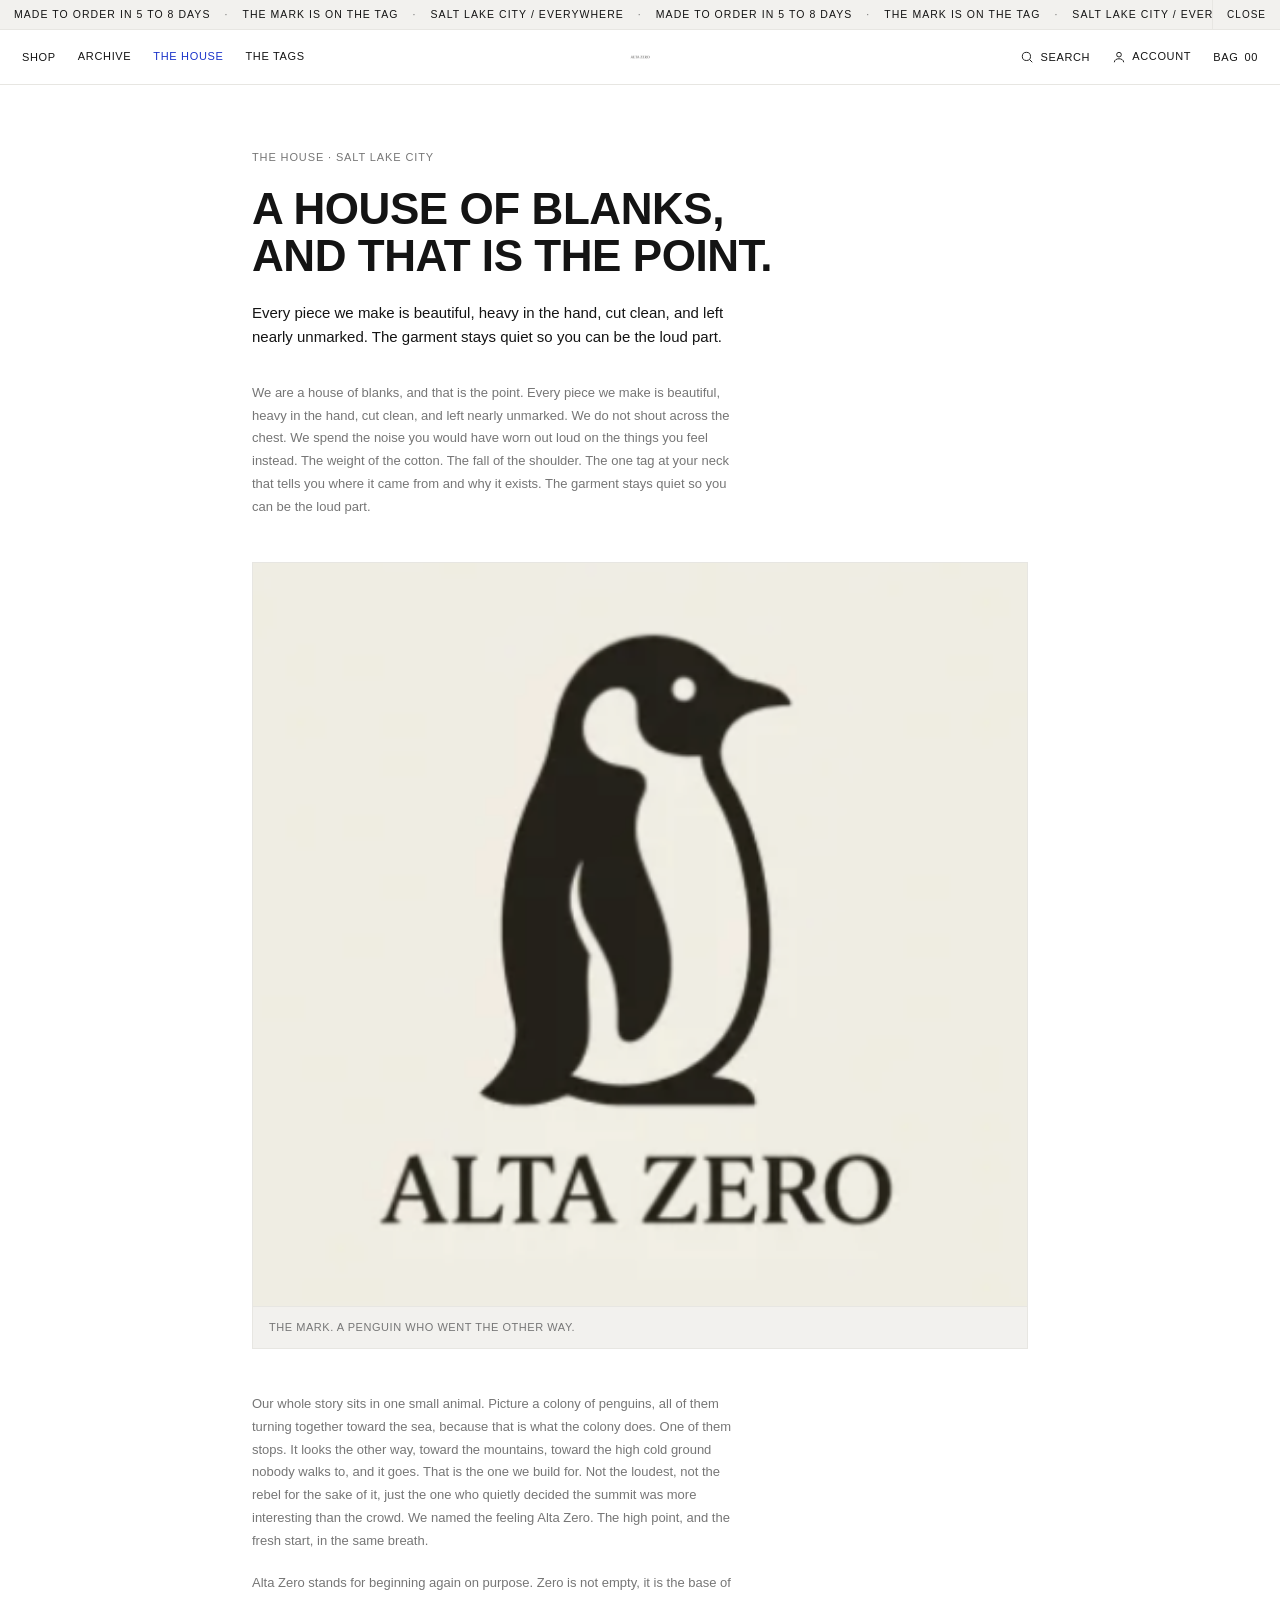
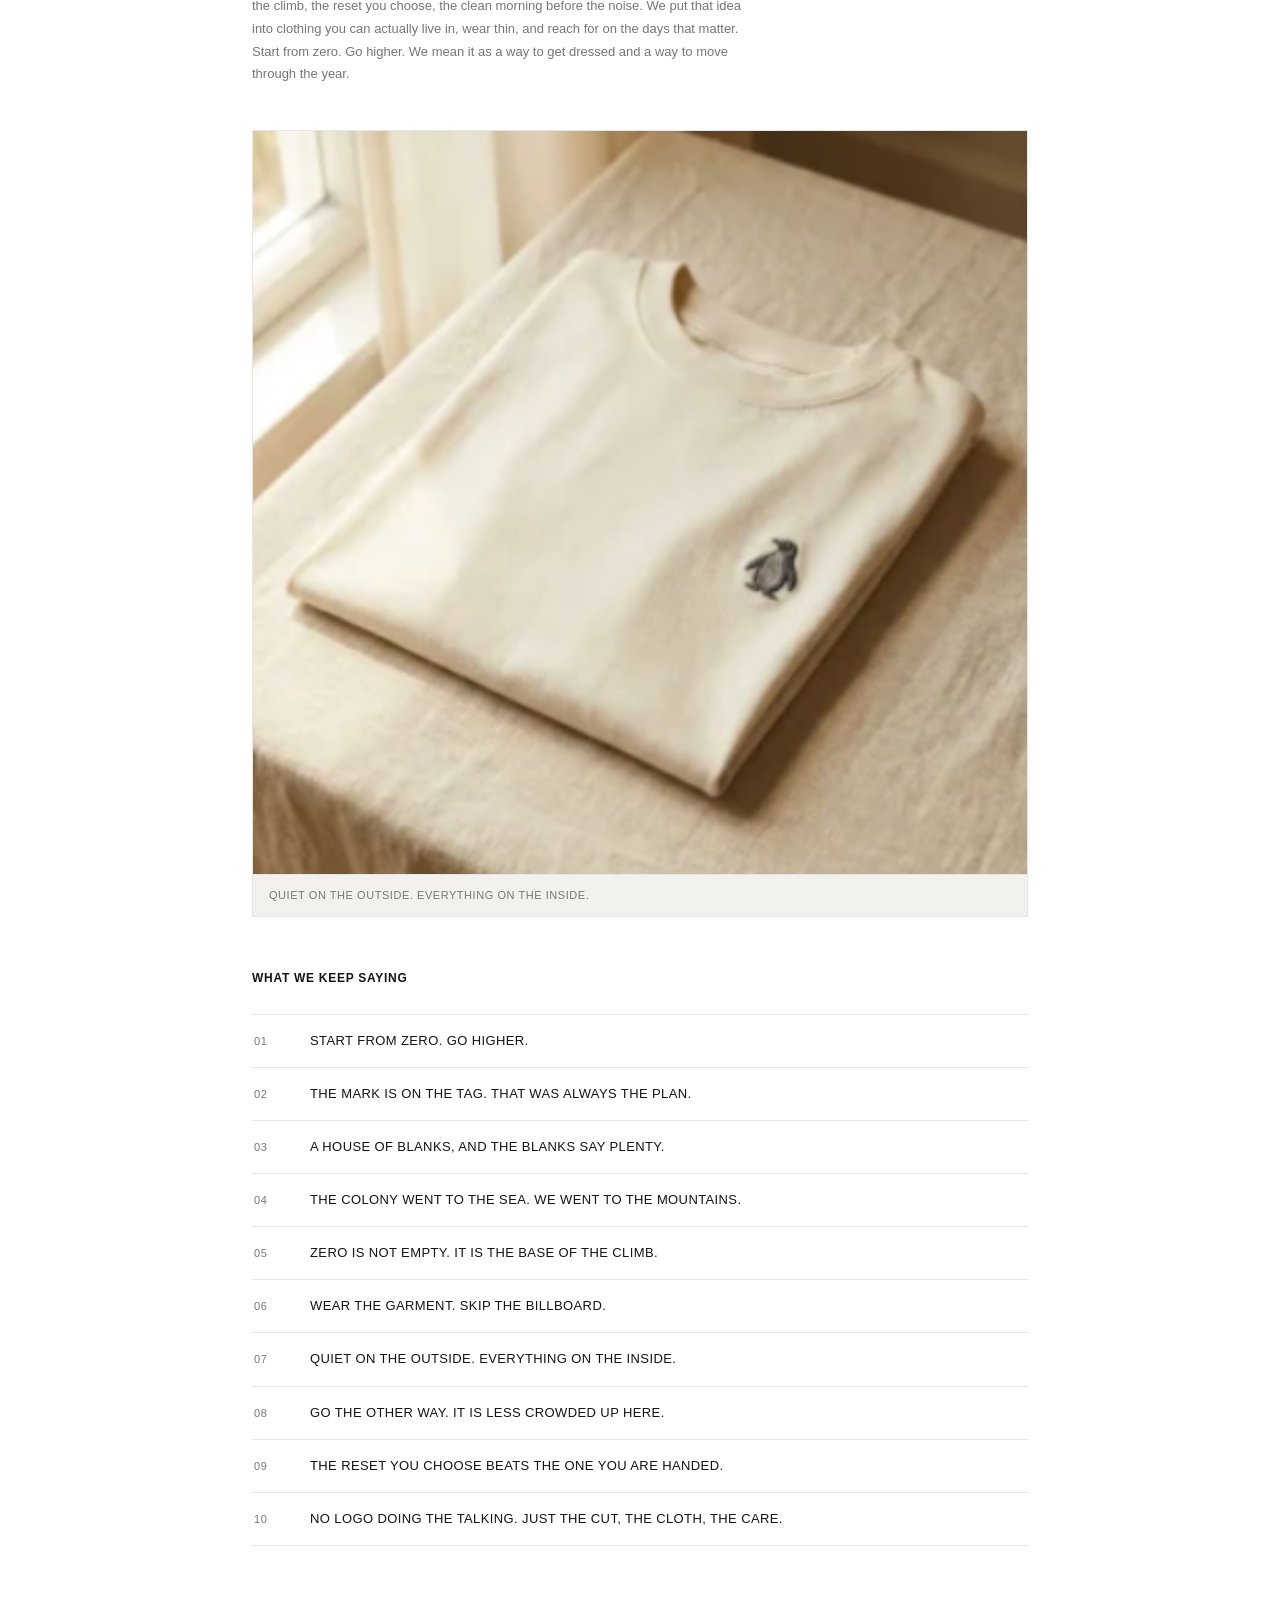
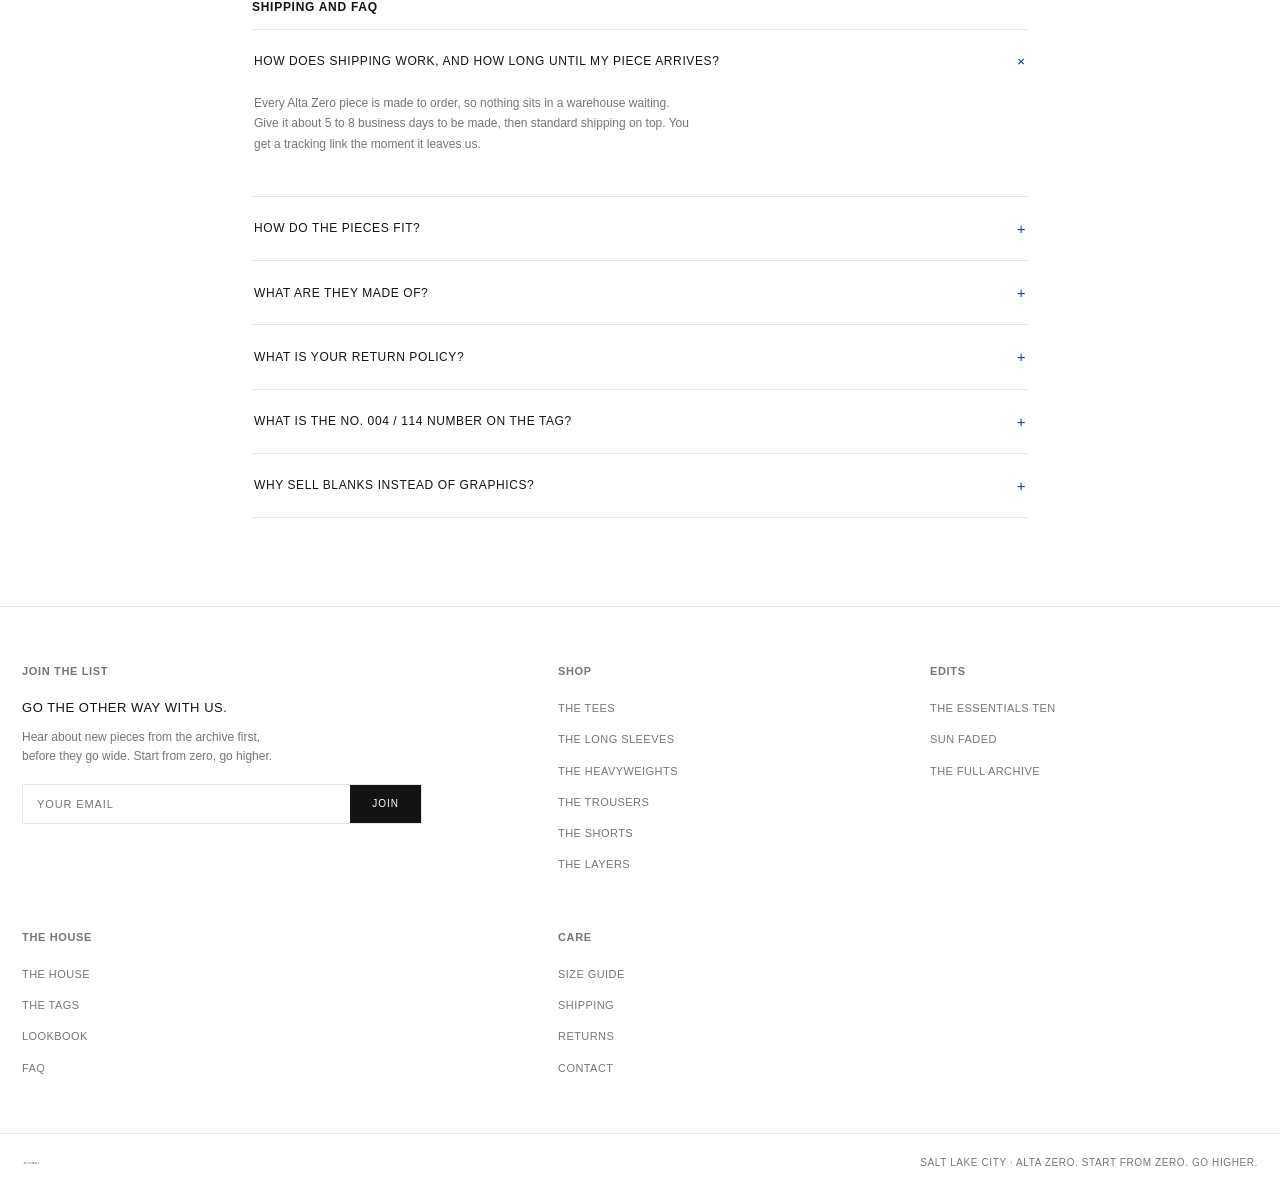
<file: house.html>
<!doctype html>
<html lang="en">
<head>
<meta charset="utf-8">
<meta name="viewport" content="width=device-width, initial-scale=1">
<title>The House · Alta Zero</title>
<meta name="description" content="Alta Zero is a house of blanks, and that is the point. The high point and the fresh start, in the same breath.">
<link rel="icon" href="img/az-penguin.png">
<meta property="og:type" content="website">
<meta property="og:title" content="The House · Alta Zero">
<meta property="og:description" content="A house of blanks, and that is the point. The high point and the fresh start, in the same breath.">
<meta property="og:image" content="img/campaign.png">
<meta name="twitter:card" content="summary_large_image">
<link rel="stylesheet" href="style.css">
</head>
<body>

<div id="az-top"></div>

<article class="article">
  <div class="k">The House · Salt Lake City</div>
  <h1>A house of blanks,<br>and that is the point.</h1>
  <p class="lede">Every piece we make is beautiful, heavy in the hand, cut clean, and left nearly unmarked. The garment stays quiet so you can be the loud part.</p>

  <p>We are a house of blanks, and that is the point. Every piece we make is beautiful, heavy in the hand, cut clean, and left nearly unmarked. We do not shout across the chest. We spend the noise you would have worn out loud on the things you feel instead. The weight of the cotton. The fall of the shoulder. The one tag at your neck that tells you where it came from and why it exists. The garment stays quiet so you can be the loud part.</p>

  <div class="figure reveal">
    <img src="img/lockup1.png" alt="Alta Zero penguin and wordmark lockup">
    <div class="cap">The mark. A penguin who went the other way.</div>
  </div>

  <p>Our whole story sits in one small animal. Picture a colony of penguins, all of them turning together toward the sea, because that is what the colony does. One of them stops. It looks the other way, toward the mountains, toward the high cold ground nobody walks to, and it goes. That is the one we build for. Not the loudest, not the rebel for the sake of it, just the one who quietly decided the summit was more interesting than the crowd. We named the feeling Alta Zero. The high point, and the fresh start, in the same breath.</p>

  <p>Alta Zero stands for beginning again on purpose. Zero is not empty, it is the base of the climb, the reset you choose, the clean morning before the noise. We put that idea into clothing you can actually live in, wear thin, and reach for on the days that matter. Start from zero. Go higher. We mean it as a way to get dressed and a way to move through the year.</p>

  <div class="figure reveal">
    <img src="img/gm4.png" alt="A folded Alta Zero tee with the small penguin mark">
    <div class="cap">Quiet on the outside. Everything on the inside.</div>
  </div>

  <h2 class="sub">What we keep saying</h2>
  <ol class="ethos">
    <li><span class="idx">01</span><span class="txt">Start from zero. Go higher.</span></li>
    <li><span class="idx">02</span><span class="txt">The mark is on the tag. That was always the plan.</span></li>
    <li><span class="idx">03</span><span class="txt">A house of blanks, and the blanks say plenty.</span></li>
    <li><span class="idx">04</span><span class="txt">The colony went to the sea. We went to the mountains.</span></li>
    <li><span class="idx">05</span><span class="txt">Zero is not empty. It is the base of the climb.</span></li>
    <li><span class="idx">06</span><span class="txt">Wear the garment. Skip the billboard.</span></li>
    <li><span class="idx">07</span><span class="txt">Quiet on the outside. Everything on the inside.</span></li>
    <li><span class="idx">08</span><span class="txt">Go the other way. It is less crowded up here.</span></li>
    <li><span class="idx">09</span><span class="txt">The reset you choose beats the one you are handed.</span></li>
    <li><span class="idx">10</span><span class="txt">No logo doing the talking. Just the cut, the cloth, the care.</span></li>
  </ol>

  <h2 class="sub" id="faq">Shipping and FAQ</h2>
  <div class="faq">
    <details open>
      <summary>How does shipping work, and how long until my piece arrives? <span class="pl">+</span></summary>
      <p>Every Alta Zero piece is made to order, so nothing sits in a warehouse waiting. Give it about 5 to 8 business days to be made, then standard shipping on top. You get a tracking link the moment it leaves us.</p>
    </details>
    <details>
      <summary>How do the pieces fit? <span class="pl">+</span></summary>
      <p>True to size with a clean, considered cut, not boxy and not skin tight. If you like a little more room, size up one. Every product page carries the exact measurements, and the neck tag confirms your size once it arrives.</p>
    </details>
    <details>
      <summary>What are they made of? <span class="pl">+</span></summary>
      <p>Heavy, honest cloth and nothing cheap. Combed cotton in the tees, higher GSM in the heavyweights, real weight you feel the second you pick it up. The exact fiber and weight live on the hangtag and the product page.</p>
    </details>
    <details>
      <summary>What is your return policy? <span class="pl">+</span></summary>
      <p>Since each piece is made to order, we look at returns case by case. If it arrives flawed or the size is wrong, we make it right, fast. Reach out within 14 days and we will take care of you.</p>
    </details>
    <details>
      <summary>What is the No. 004 / 114 number on the tag? <span class="pl">+</span></summary>
      <p>The archive is finite. There are 114 pieces in the house, and each one holds its own number. Yours is not a serial code, it is a place in a collection. When a piece retires, its number retires with it.</p>
    </details>
    <details>
      <summary>Why sell blanks instead of graphics? <span class="pl">+</span></summary>
      <p>Because a blank has nowhere to hide. No logo doing the work, just the cut, the cloth, and the care at your neck. We think the best thing you can wear is a garment that lets you be the loud part. The mark is on the tag. That was the whole idea.</p>
    </details>
  </div>
</article>

<div id="az-foot"></div>

<script src="archive-data.js"></script>
<script src="site-content.js"></script>
<script src="app.js"></script>
<script>AZ.mount({active:'house'});</script>
</body>
</html>
</file>
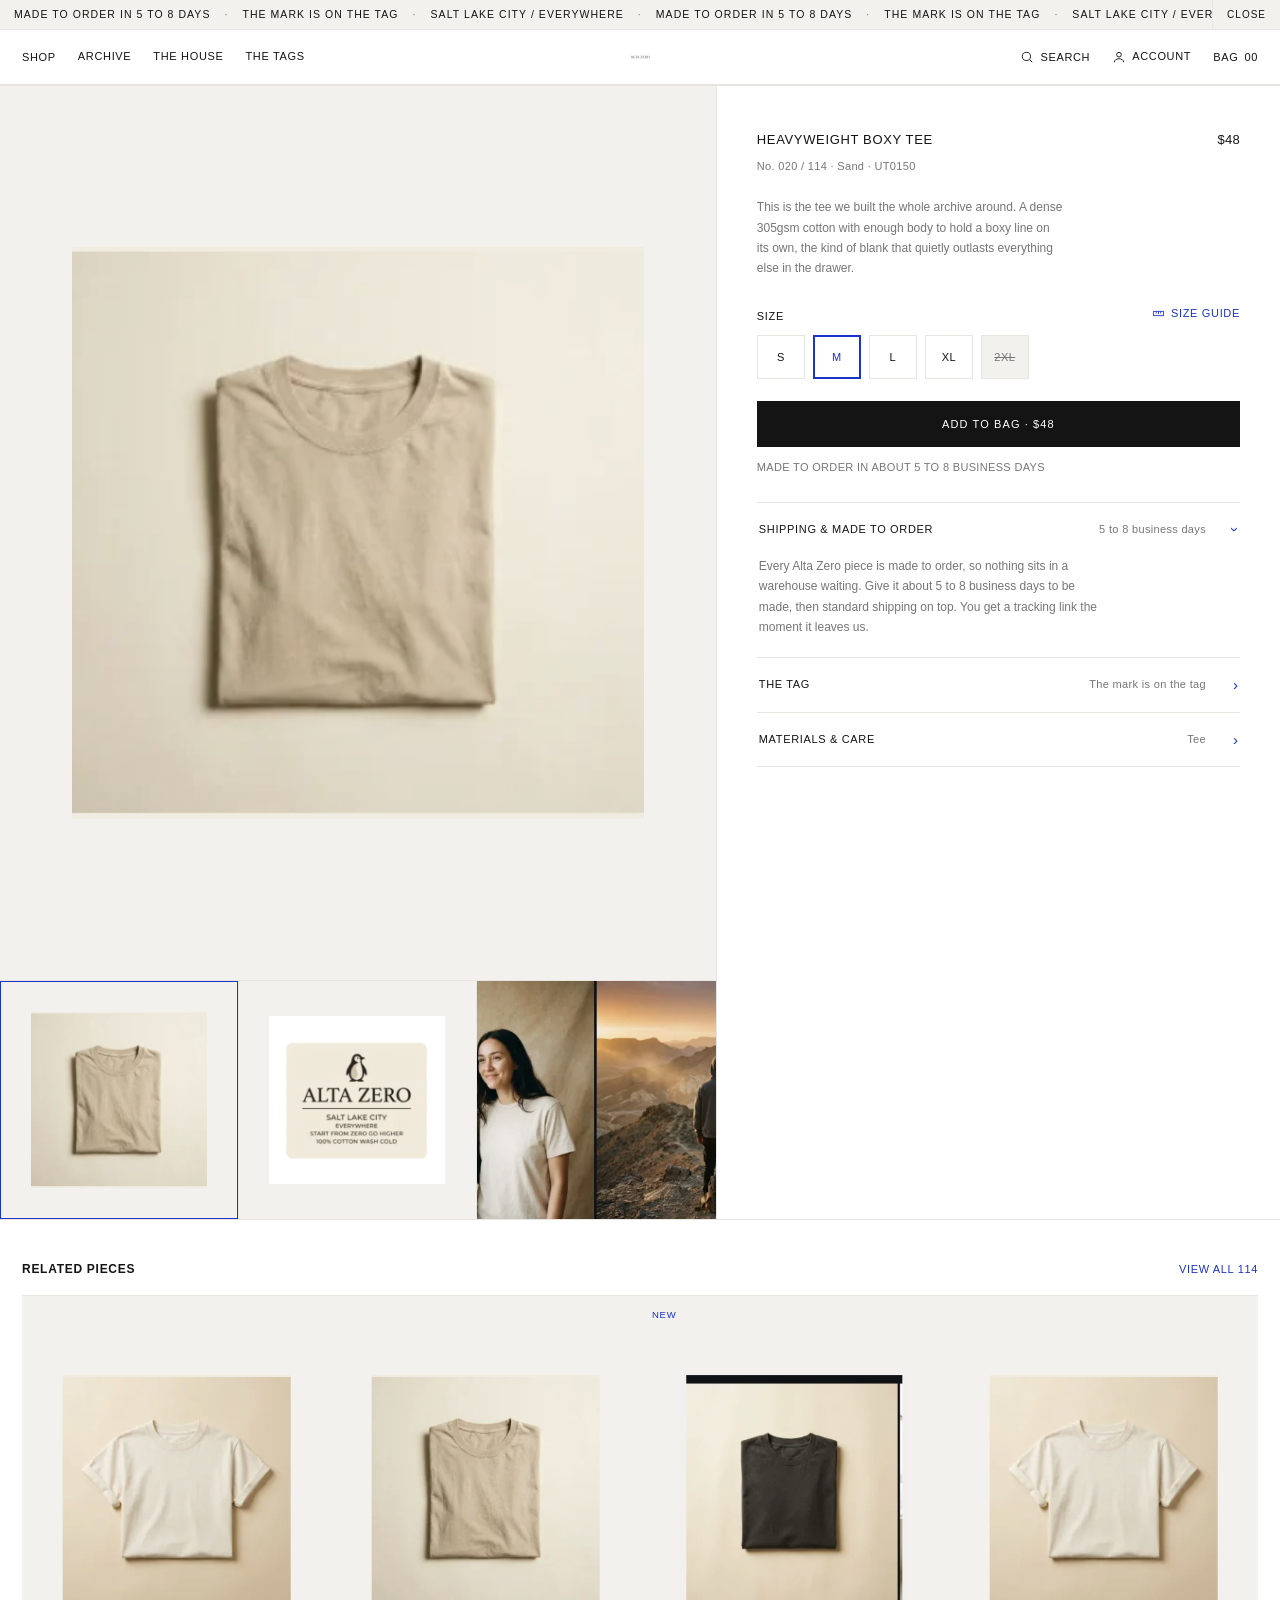
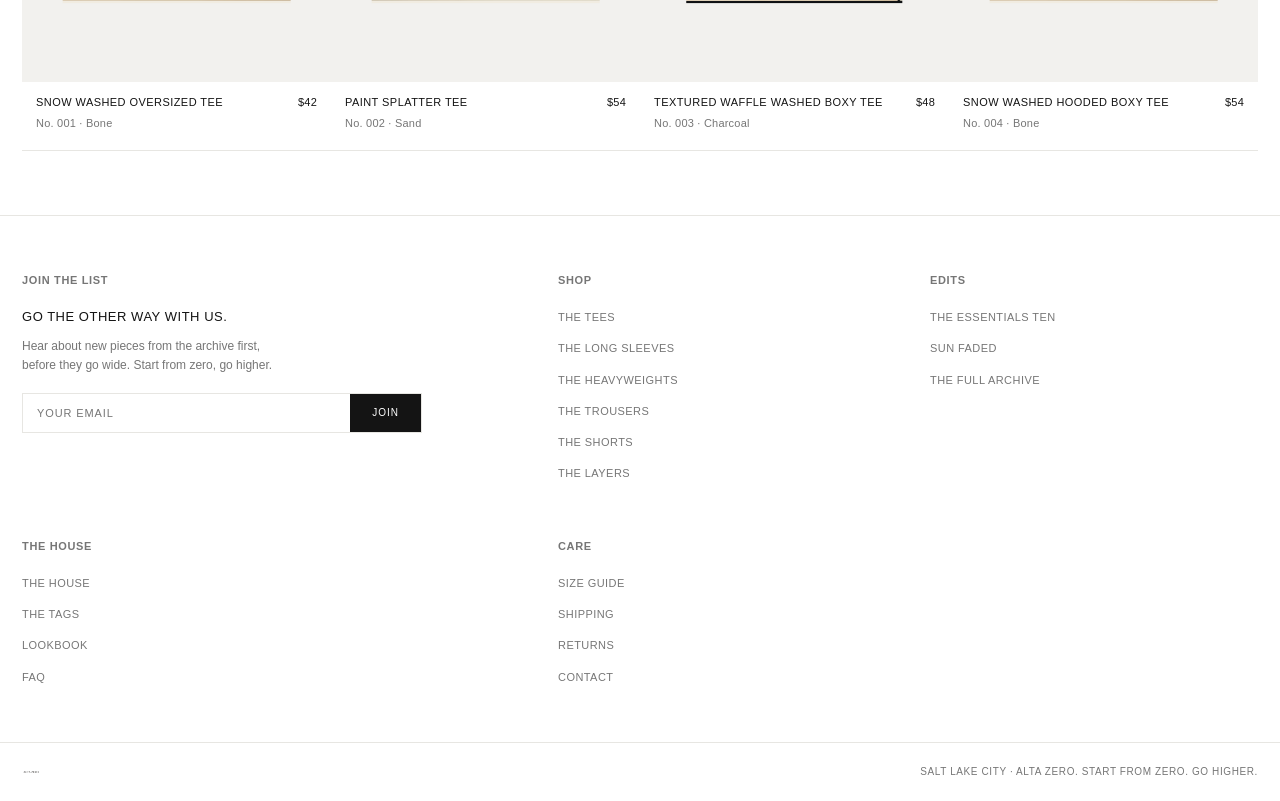
<file: product.html>
<!doctype html>
<html lang="en">
<head>
<meta charset="utf-8">
<meta name="viewport" content="width=device-width, initial-scale=1">
<title>Alta Zero · Product</title>
<meta name="description" content="An Alta Zero blank. The mark is on the tag.">
<link rel="icon" href="img/az-penguin.png">
<meta property="og:type" content="product">
<meta property="og:title" content="Alta Zero · Product">
<meta property="og:description" content="An Alta Zero blank. The mark is on the tag.">
<meta property="og:image" content="img/campaign.png">
<meta name="twitter:card" content="summary_large_image">
<link rel="stylesheet" href="style.css">
</head>
<body>

<div id="az-top"></div>

<section class="pdp" id="pdp"></section>

<div class="wrap pdp-related">
  <div class="sec-head">
    <h2>Related Pieces</h2>
    <a class="link" href="archive.html">View All 114</a>
  </div>
  <div class="grid four" id="more" style="margin-bottom:64px"></div>
</div>

<div id="az-foot"></div>

<script src="archive-data.js"></script>
<script src="product-data.js"></script>
<script src="site-content.js"></script>
<script src="app.js"></script>
<script>
  AZ.mount({active:''});

  var q = new URLSearchParams(location.search);
  var n = q.get('n') || '020';
  var p = AZ.byNum(n) || AZ.byNum('020');
  var L = listingFor(p);
  document.title = p.name.toUpperCase() + ' · Alta Zero';
  var md = document.querySelector('meta[name="description"]');
  if(md) md.setAttribute('content', L.desc);

  /* build the gallery shots: piece, neck tag, campaign */
  var pieceMain = p.img
    ? '<img src="img/'+p.img+'.png" alt="'+p.name+'">'
    : AZ.specimenHTML(p);
  var pieceThumb = p.img
    ? '<img src="img/'+p.img+'.png" alt="'+p.name+'">'
    : AZ.specimenHTML(p);
  var tag = AZ.tagShot(p);
  var shots = [
    { main: pieceMain, thumb: pieceThumb },
    { main: '<img src="'+tag+'" alt="Alta Zero woven neck label">', thumb: '<img src="'+tag+'" alt="">' },
    { main: '<img class="cover" src="img/campaign.png" alt="Alta Zero campaign">', thumb: '<img class="cover" src="img/campaign.png" alt="">' }
  ];

  var thumbsHTML = shots.map(function(s,i){
    return '<button class="'+(i===0?'on':'')+'" data-i="'+i+'" aria-label="View image '+(i+1)+'">'+s.thumb+'</button>';
  }).join('');

  var sizes = ['S','M','L','XL','2XL'];
  var nNum = parseInt(p.n,10);
  var soldout = function(i){ return (nNum+i)%6===0; };

  document.getElementById('pdp').innerHTML =
    '<div class="pdp-media">'+
      '<div class="gallery-main" id="galMain">'+shots[0].main+'</div>'+
      '<div class="gallery-thumbs" id="galThumbs">'+thumbsHTML+'</div>'+
    '</div>'+
    '<div class="pdp-info">'+
      '<div class="head"><h1>'+p.name+'</h1><span class="price">$'+p.price+'</span></div>'+
      '<div class="meta">No. '+p.n+' / 114 · '+AZ.colourOf(p)+' · '+p.style+'</div>'+
      '<p class="desc">'+L.desc+'</p>'+
      '<div class="size-row"><span class="lbl">Size</span>'+
        '<a class="link size-guide" href="#" id="sizeGuideLink">'+
        '<svg viewBox="0 0 24 24" fill="none" stroke="currentColor" stroke-width="1.6"><rect x="3" y="8" width="18" height="8"/><line x1="8" y1="8" x2="8" y2="12"/><line x1="12" y1="8" x2="12" y2="13"/><line x1="16" y1="8" x2="16" y2="12"/></svg>'+
        'Size Guide</a></div>'+
      '<div class="sizes" id="sizes">'+
        sizes.map(function(s,i){
          return '<button class="'+(soldout(i)?'soldout':(i===1?'sel':''))+'"'+(soldout(i)?' disabled':'')+'>'+s+'</button>';
        }).join('')+
      '</div>'+
      '<button class="addbag" id="addbag">Add To Bag · $'+p.price+'</button>'+
      '<p class="note">Made to order in about 5 to 8 business days</p>'+
      '<div class="acc-group">'+
        '<details class="acc" open><summary><span class="acc-t">Shipping &amp; Made To Order</span><span class="acc-s">5 to 8 business days</span><span class="acc-c">&rsaquo;</span></summary>'+
        '<div class="acc-body">Every Alta Zero piece is made to order, so nothing sits in a warehouse waiting. Give it about 5 to 8 business days to be made, then standard shipping on top. You get a tracking link the moment it leaves us.</div></details>'+
        '<details class="acc"><summary><span class="acc-t">The Tag</span><span class="acc-s">The mark is on the tag</span><span class="acc-c">&rsaquo;</span></summary>'+
        '<div class="acc-body">We moved the whole brand to the inside, to a woven neck label and a hangtag you have to hold to read. No logo doing the talking, just the cut, the cloth, and the care at your neck. This is No. '+p.n+' of 114. When a piece retires, its number retires with it.</div></details>'+
        '<details class="acc"><summary><span class="acc-t">Materials &amp; Care</span><span class="acc-s">'+p.cat+'</span><span class="acc-c">&rsaquo;</span></summary>'+
        '<div class="acc-body">'+L.mat+'. '+L.fit+'. '+L.care+'</div></details>'+
      '</div>'+
    '</div>';

  /* gallery swap */
  var galMain = document.getElementById('galMain');
  var galThumbs = document.getElementById('galThumbs');
  galThumbs.addEventListener('click', function(e){
    var b = e.target.closest('button'); if(!b) return;
    var i = parseInt(b.dataset.i,10);
    galMain.innerHTML = shots[i].main;
    galThumbs.querySelectorAll('button').forEach(function(x){ x.classList.remove('on'); });
    b.classList.add('on');
  });

  /* size selector */
  var sz = document.getElementById('sizes');
  sz.addEventListener('click', function(e){
    var b = e.target.closest('button'); if(!b || b.disabled) return;
    sz.querySelectorAll('button').forEach(function(x){ x.classList.remove('sel'); });
    b.classList.add('sel');
  });

  /* size guide modal */
  document.getElementById('sizeGuideLink').addEventListener('click', function(e){
    e.preventDefault(); AZ.openSizeGuide();
  });

  /* add to bag */
  document.getElementById('addbag').addEventListener('click', function(){
    var selBtn = sz.querySelector('button.sel');
    if(!selBtn){ this.textContent = 'Select A Size First'; var t=this; setTimeout(function(){ t.textContent='Add To Bag · $'+p.price; },1400); return; }
    AZ.Bag.add({ n:p.n, name:p.name, price:p.price, img:p.img, size:selBtn.textContent });
    AZ.openBag();
  });

  /* related: 4 from the same group, wrap around */
  var pool = ARCHIVE.filter(function(x){ return x.g===p.g && x.n!==p.n; });
  var others = (pool.length>=4 ? pool : ARCHIVE.filter(function(x){ return x.n!==p.n; })).slice(0,4);
  AZ.renderGrid(document.getElementById('more'), others);
</script>
</body>
</html>
</file>
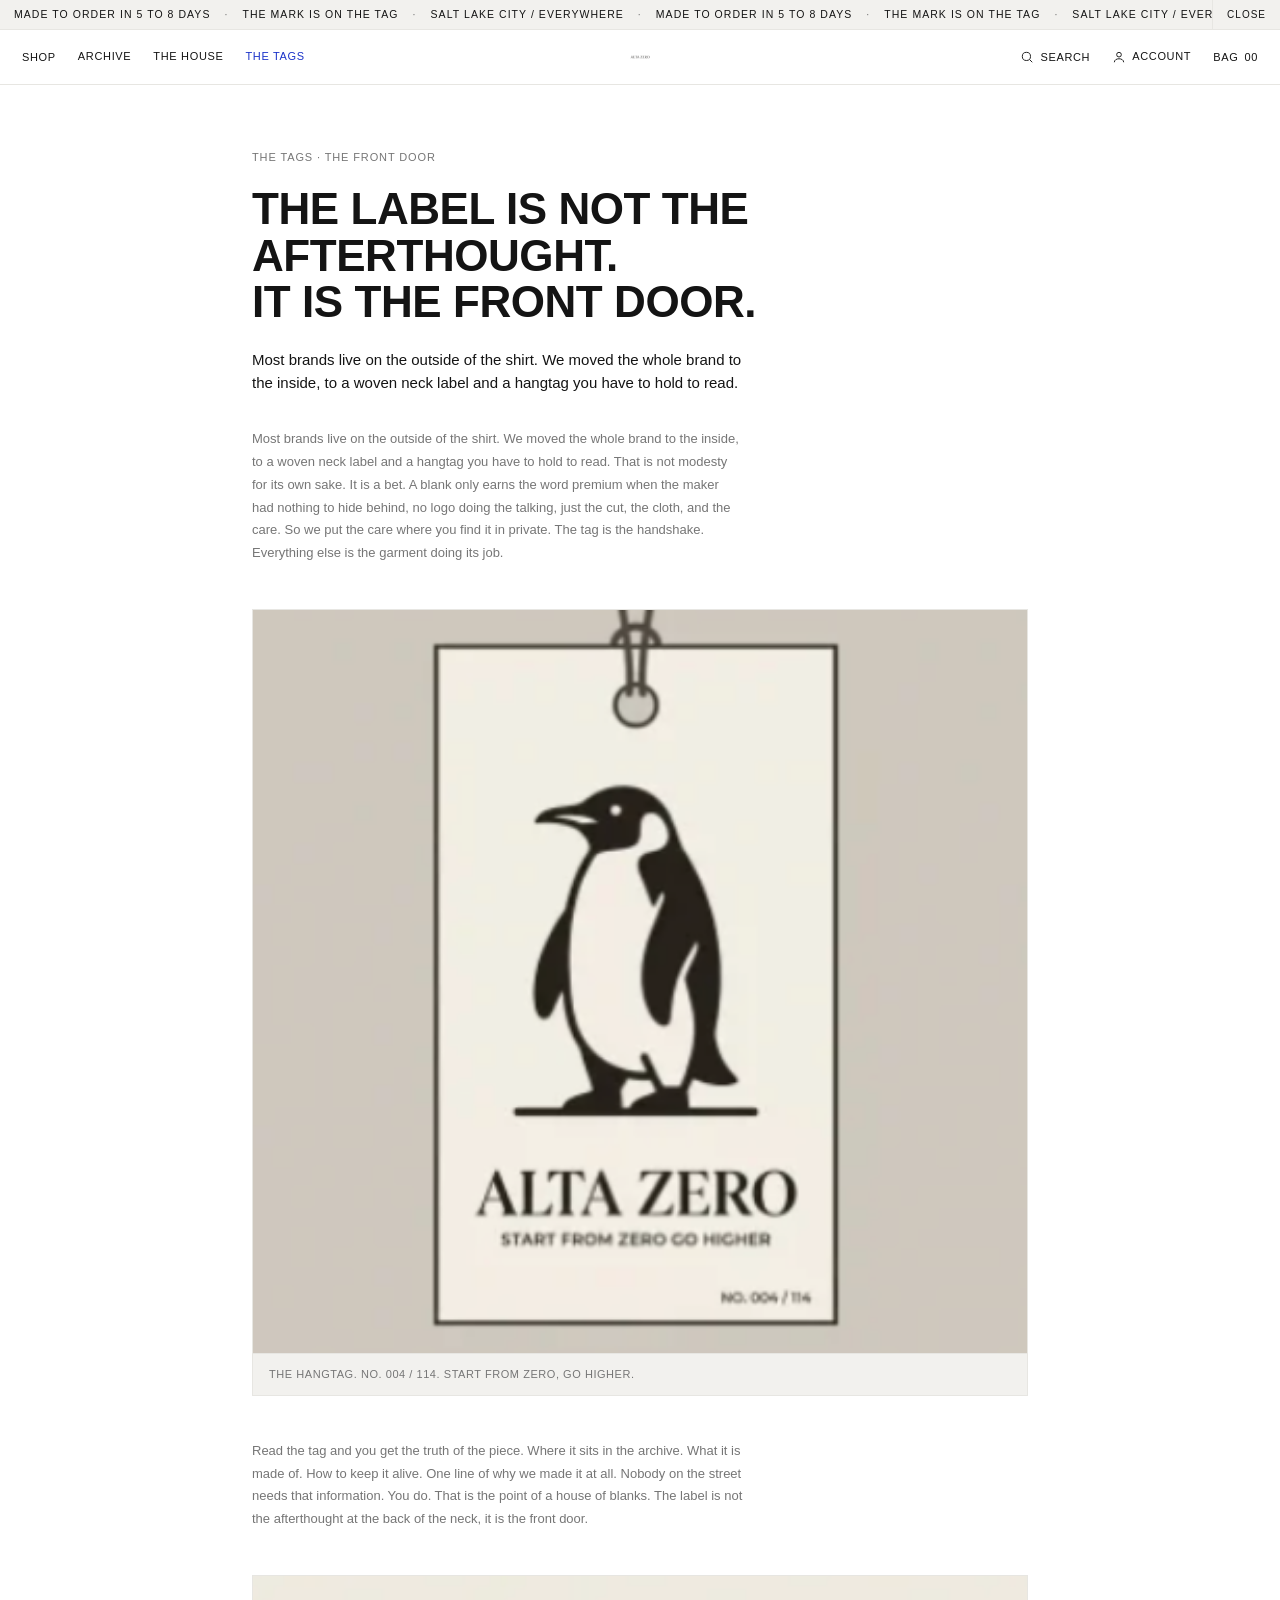
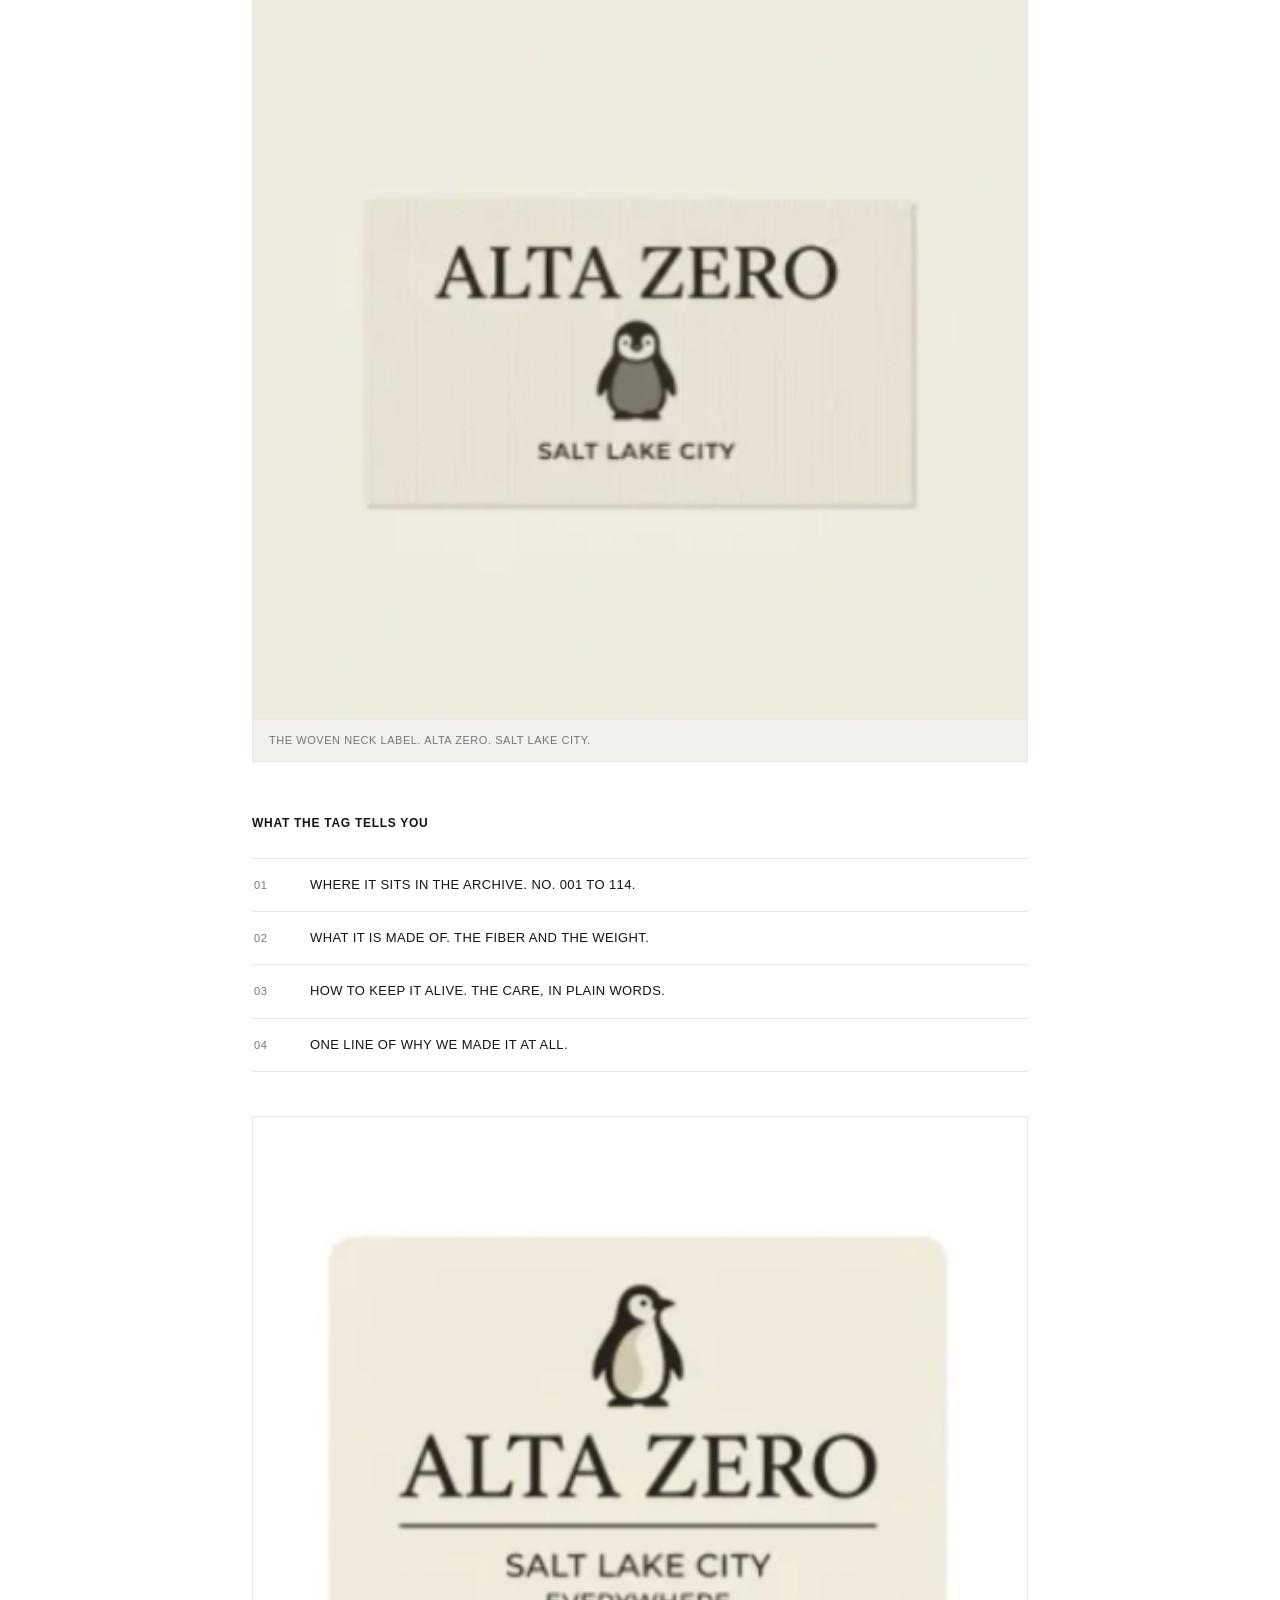
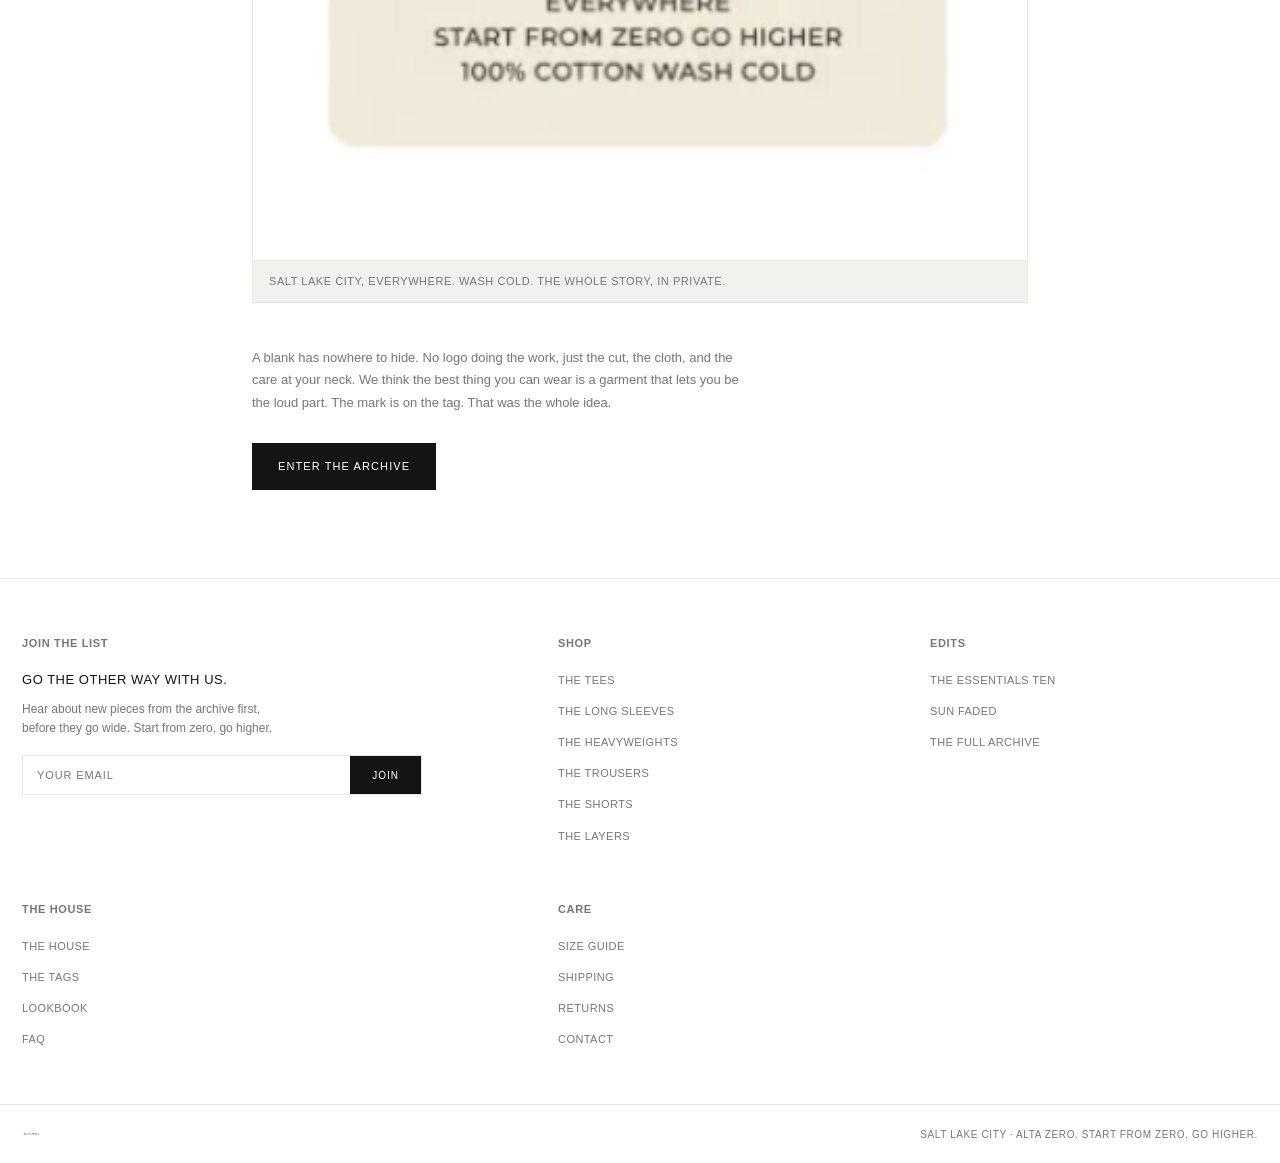
<file: tags.html>
<!doctype html>
<html lang="en">
<head>
<meta charset="utf-8">
<meta name="viewport" content="width=device-width, initial-scale=1">
<title>The Tags · Alta Zero</title>
<meta name="description" content="Most brands live on the outside of the shirt. We moved the whole brand to the inside. The tag is the handshake.">
<link rel="icon" href="img/az-penguin.png">
<meta property="og:type" content="website">
<meta property="og:title" content="The Tags · Alta Zero">
<meta property="og:description" content="We moved the whole brand to the inside. The tag is the handshake.">
<meta property="og:image" content="img/campaign.png">
<meta name="twitter:card" content="summary_large_image">
<link rel="stylesheet" href="style.css">
</head>
<body>

<div id="az-top"></div>

<article class="article">
  <div class="k">The Tags · The Front Door</div>
  <h1>The label is not the afterthought.<br>It is the front door.</h1>
  <p class="lede">Most brands live on the outside of the shirt. We moved the whole brand to the inside, to a woven neck label and a hangtag you have to hold to read.</p>

  <p>Most brands live on the outside of the shirt. We moved the whole brand to the inside, to a woven neck label and a hangtag you have to hold to read. That is not modesty for its own sake. It is a bet. A blank only earns the word premium when the maker had nothing to hide behind, no logo doing the talking, just the cut, the cloth, and the care. So we put the care where you find it in private. The tag is the handshake. Everything else is the garment doing its job.</p>

  <div class="figure reveal">
    <img src="img/tag1.png" alt="Alta Zero hangtag with the penguin mark and archive number">
    <div class="cap">The hangtag. No. 004 / 114. Start from zero, go higher.</div>
  </div>

  <p>Read the tag and you get the truth of the piece. Where it sits in the archive. What it is made of. How to keep it alive. One line of why we made it at all. Nobody on the street needs that information. You do. That is the point of a house of blanks. The label is not the afterthought at the back of the neck, it is the front door.</p>

  <div class="figure reveal">
    <img src="img/tag2.png" alt="Alta Zero woven neck label reading Alta Zero, Salt Lake City">
    <div class="cap">The woven neck label. Alta Zero. Salt Lake City.</div>
  </div>

  <h2 class="sub">What the tag tells you</h2>
  <ol class="ethos">
    <li><span class="idx">01</span><span class="txt">Where it sits in the archive. No. 001 to 114.</span></li>
    <li><span class="idx">02</span><span class="txt">What it is made of. The fiber and the weight.</span></li>
    <li><span class="idx">03</span><span class="txt">How to keep it alive. The care, in plain words.</span></li>
    <li><span class="idx">04</span><span class="txt">One line of why we made it at all.</span></li>
  </ol>

  <div class="figure reveal">
    <img src="img/tag4.png" alt="Alta Zero care label">
    <div class="cap">Salt Lake City, everywhere. Wash cold. The whole story, in private.</div>
  </div>

  <p>A blank has nowhere to hide. No logo doing the work, just the cut, the cloth, and the care at your neck. We think the best thing you can wear is a garment that lets you be the loud part. The mark is on the tag. That was the whole idea.</p>

  <a class="cta" href="archive.html">Enter The Archive</a>
</article>

<div id="az-foot"></div>

<script src="archive-data.js"></script>
<script src="site-content.js"></script>
<script src="app.js"></script>
<script>AZ.mount({active:'tags'});</script>
</body>
</html>
</file>
<file: style.css>
/* ALTA ZERO x ACNE STUDIOS design system
   Austere white, small grotesque UI type, huge imagery, zero-gutter grid,
   name+price captions, cobalt-blue accent. Logo stays our serif (image asset).
   Sharp corners, no shadows, no gradients. Imagery carries all the warmth. */

:root{
  --white:#FFFFFF;      /* page ground */
  --tile:#F2F1EE;       /* image tiles / light warm grey */
  --ink:#141414;        /* near-black text */
  --muted:#767676;      /* secondary / muted text */
  --blue:#1B33C9;       /* THE ONLY accent */
  --hair:#E7E6E2;       /* hairlines */
  --sans:"Helvetica Neue",Helvetica,Arial,system-ui,sans-serif;
  --serif:Georgia,"Times New Roman",Times,serif; /* fallback only; wordmark is an image */
}

*{box-sizing:border-box;margin:0;padding:0}
html{-webkit-font-smoothing:antialiased;text-rendering:optimizeLegibility}
body{
  background:var(--white);
  color:var(--ink);
  font-family:var(--sans);
  font-size:13px;
  line-height:1.55;
  font-weight:400;
}
img{max-width:100%;display:block}
a{color:inherit;text-decoration:none}

/* ---------- shared UI primitives ---------- */
.ui{
  font-family:var(--sans);
  font-size:11px;
  letter-spacing:0.06em;
  text-transform:uppercase;
  color:var(--ink);
}
.muted{color:var(--muted)}
.link{
  font-size:11px;letter-spacing:0.06em;text-transform:uppercase;color:var(--blue);
  transition:opacity .2s;
}
.link:hover{opacity:0.6}

/* ---------- top marquee bar ---------- */
.marquee{
  position:relative;overflow:hidden;
  background:var(--tile);border-bottom:1px solid var(--hair);
  height:30px;display:flex;align-items:center;
}
.marquee-track{
  display:inline-flex;align-items:center;white-space:nowrap;flex:none;
  will-change:transform;animation:marquee 42s linear infinite;
}
.marquee-track span{
  font-size:10.5px;letter-spacing:0.1em;text-transform:uppercase;color:var(--ink);
  padding:0 14px;
}
.marquee-track span.sep{color:var(--muted);padding:0}
.marquee-x{
  position:absolute;right:0;top:0;bottom:0;z-index:2;
  display:flex;align-items:center;gap:6px;
  background:var(--tile);border:0;border-left:1px solid var(--hair);cursor:pointer;
  padding:0 14px;
  font-family:var(--sans);font-size:10px;letter-spacing:0.1em;text-transform:uppercase;color:var(--ink);
}
.marquee-x:hover{color:var(--blue)}
@keyframes marquee{from{transform:translateX(0)}to{transform:translateX(-50%)}}

/* ---------- nav ---------- */
.nav{
  position:sticky;top:0;z-index:50;
  background:var(--white);border-bottom:1px solid var(--hair);
}
.nav-inner{
  display:grid;grid-template-columns:1fr auto 1fr;align-items:center;
  padding:0 22px;height:54px;
}
.nav-left,.nav-right{display:flex;align-items:center;gap:22px}
.nav-right{justify-content:flex-end}
.nav-left a,.nav-right a{
  font-size:11px;letter-spacing:0.06em;text-transform:uppercase;color:var(--ink);
  transition:color .2s;
}
.nav-left a:hover,.nav-right a:hover{color:var(--blue)}
.nav-left a.active,.nav-right a.active{color:var(--blue)}
.nav-right a{display:inline-flex;align-items:center;gap:6px}
.nav-right svg{width:14px;height:14px;display:block}
.brand{display:flex;align-items:center;justify-content:center}
.brand img{height:22px;width:auto}
.nav-toggle{
  display:none;background:none;border:0;cursor:pointer;
  font-size:11px;letter-spacing:0.06em;text-transform:uppercase;color:var(--ink);
}

/* ---------- generic layout ---------- */
.wrap{max-width:1600px;margin:0 auto;padding:0 22px}

/* ---------- home hero (full-bleed, wordmark overlaid) ---------- */
.home-hero{
  position:relative;height:100vh;height:100svh;min-height:560px;
  background:var(--tile);overflow:hidden;
}
.hero-media{position:absolute;inset:0}
.hero-media img{width:100%;height:100%;object-fit:cover}
.hero-mark{
  position:absolute;inset:0;display:flex;align-items:center;justify-content:center;
  padding:24px;pointer-events:none;
}
.hero-mark img{width:min(62vw,760px);height:auto;max-height:70vh;object-fit:contain}
.hero-enter{
  position:absolute;left:22px;top:20px;z-index:3;
  font-size:11px;letter-spacing:0.08em;text-transform:uppercase;color:#fff;
  transition:opacity .2s;
}
.hero-enter:hover{opacity:0.65}

/* ---------- home editorial bands ---------- */
.ed{border-bottom:1px solid var(--hair)}
.ed-img{display:block;background:var(--tile)}
.ed-img img{width:100%;height:clamp(360px,70vh,760px);object-fit:cover}
.ed-bar{
  display:flex;align-items:center;justify-content:space-between;gap:20px;
  padding:16px 22px;border-top:1px solid var(--hair);
}
.ed-head{font-size:12px;letter-spacing:0.04em;text-transform:uppercase;color:var(--ink)}

/* ---------- home preview section ---------- */
.sec-head{
  display:flex;align-items:baseline;justify-content:space-between;gap:16px;
  padding:40px 0 16px;
}
.sec-head h2{font-size:12px;font-weight:700;letter-spacing:0.06em;text-transform:uppercase}
.sec-head .link{white-space:nowrap}

/* ---------- product grid (zero-gutter, edge to edge) ---------- */
.grid{
  display:grid;grid-template-columns:repeat(4,1fr);
  border-top:1px solid var(--hair);
}
.grid.four{grid-template-columns:repeat(4,1fr)}
.tile{
  position:relative;display:flex;flex-direction:column;
  border-bottom:1px solid var(--hair);
  background:var(--white);
}
.tile-img{
  position:relative;aspect-ratio:4/5;overflow:hidden;background:var(--tile);
  display:flex;align-items:center;justify-content:center;
}
/* two stacked images for the hover crossfade */
.tile-img .ti-a,.tile-img .ti-b{
  position:absolute;top:50%;left:50%;transform:translate(-50%,-50%);
  width:74%;height:74%;object-fit:contain;
  transition:opacity .55s ease,transform .6s ease;
}
.tile-img .ti-b{width:100%;height:100%;object-fit:cover;opacity:0}
.tile:hover .tile-img .ti-a{opacity:0}
.tile:hover .tile-img .ti-b{opacity:1;transform:translate(-50%,-50%) scale(1.03)}
/* austere numbered specimen tile (no photo) */
.ph{
  position:absolute;inset:0;display:flex;align-items:center;justify-content:center;
  background:var(--tile);overflow:hidden;
}
.ph-peng{
  position:absolute;top:50%;left:50%;transform:translate(-50%,-50%);
  width:46%;height:auto;opacity:0.06;filter:grayscale(1);pointer-events:none;
  transition:opacity .45s ease,transform .6s ease;
}
.tile:hover .ph-peng{opacity:0.11;transform:translate(-50%,-50%) scale(1.04)}
.ph-inner{
  position:relative;z-index:1;display:flex;flex-direction:column;
  align-items:center;justify-content:center;gap:9px;text-align:center;
}
.ph-num{font-size:11px;letter-spacing:0.16em;color:var(--ink);opacity:0.7}
.ph-cat{font-size:10px;letter-spacing:0.18em;text-transform:uppercase;color:var(--muted)}
.ph-coord{font-size:9px;letter-spacing:0.12em;color:var(--muted);opacity:0.75}
.badge{
  position:absolute;top:12px;left:12px;z-index:2;
  font-size:9.5px;letter-spacing:0.08em;text-transform:uppercase;
  color:var(--blue);
}
.badge.last{color:var(--muted)}
.tile-cap{
  padding:12px 14px 18px;display:flex;flex-direction:column;gap:4px;
}
.tile-cap .line{
  display:flex;justify-content:space-between;align-items:baseline;gap:12px;
}
.tile-cap .name{
  font-size:11px;letter-spacing:0.04em;text-transform:uppercase;color:var(--ink);
  line-height:1.35;transition:color .2s;
}
.tile:hover .tile-cap .name{color:var(--blue)}
.tile-cap .price{
  font-size:11px;letter-spacing:0.02em;color:var(--ink);white-space:nowrap;
}
.tile-cap .meta{
  font-size:11px;letter-spacing:0.02em;color:var(--muted);
}

/* ---------- archive header + toggle ---------- */
.archive-head{padding:40px 0 22px}
.archive-head .title{font-size:12px;font-weight:700;letter-spacing:0.06em;text-transform:uppercase}
.archive-head p{color:var(--muted);max-width:56ch;margin-top:12px;font-size:12px}
.toggle{display:flex;flex-wrap:wrap;gap:8px;padding:4px 0 18px}
.toggle button{
  background:var(--white);border:1px solid var(--hair);cursor:pointer;color:var(--ink);
  font-family:var(--sans);font-size:11px;letter-spacing:0.05em;text-transform:uppercase;
  padding:9px 16px;transition:border-color .2s,color .2s;
}
.toggle button:hover{border-color:var(--ink)}
.toggle button.on{border-color:var(--blue);color:var(--blue);box-shadow:inset 0 0 0 1px var(--blue)}
.archive-meta{
  display:flex;justify-content:space-between;align-items:center;
  padding:14px 0;border-top:1px solid var(--hair);
}
.archive-meta .items{font-size:11px;letter-spacing:0.05em;text-transform:uppercase;color:var(--muted)}
.archive-meta .filter{
  display:inline-flex;align-items:center;gap:8px;background:none;border:0;cursor:pointer;
  font-family:var(--sans);font-size:11px;letter-spacing:0.06em;text-transform:uppercase;color:var(--ink);
}
.archive-meta .filter:hover{color:var(--blue)}
.archive-meta .filter svg{width:14px;height:14px}

/* ---------- product page (PDP) ---------- */
.pdp{
  display:grid;grid-template-columns:56% 44%;align-items:start;
  border-top:1px solid var(--hair);
}
.pdp-media{background:var(--white);border-right:1px solid var(--hair);padding:0}
.gallery-main{
  position:relative;background:var(--tile);aspect-ratio:4/5;overflow:hidden;
  display:flex;align-items:center;justify-content:center;border-bottom:1px solid var(--hair);
}
.gallery-main img{width:80%;height:80%;object-fit:contain}
.gallery-main img.cover{width:100%;height:100%;object-fit:cover}
.gallery-main .ph{position:absolute;inset:0}
.gallery-thumbs{display:grid;grid-template-columns:repeat(3,1fr)}
.gallery-thumbs button{
  position:relative;background:var(--tile);aspect-ratio:1/1;overflow:hidden;cursor:pointer;
  border:0;border-right:1px solid var(--hair);padding:0;
  display:flex;align-items:center;justify-content:center;
  transition:opacity .2s;
}
.gallery-thumbs button:last-child{border-right:0}
.gallery-thumbs button img{width:74%;height:74%;object-fit:contain}
.gallery-thumbs button img.cover{width:100%;height:100%;object-fit:cover}
.gallery-thumbs button .ph{position:absolute;inset:0}
.gallery-thumbs button .ph-inner{gap:5px}
.gallery-thumbs button .ph-num{font-size:9px}
.gallery-thumbs button .ph-cat,.gallery-thumbs button .ph-coord{display:none}
.gallery-thumbs button.on{box-shadow:inset 0 0 0 1px var(--blue)}
.gallery-thumbs button:hover{opacity:0.85}
.pdp-info{padding:44px 40px;position:sticky;top:54px;align-self:start}
.pdp-info .head{display:flex;justify-content:space-between;align-items:baseline;gap:18px}
.pdp-info h1{
  font-size:13px;font-weight:400;letter-spacing:0.05em;text-transform:uppercase;line-height:1.4;
}
.pdp-info .price{font-size:13px;letter-spacing:0.02em;white-space:nowrap}
.pdp-info .meta{font-size:11px;letter-spacing:0.03em;color:var(--muted);margin-top:8px}
.pdp-info .desc{color:var(--muted);margin:22px 0 26px;font-size:12px;line-height:1.7;max-width:46ch}
.size-row{display:flex;justify-content:space-between;align-items:baseline;margin-bottom:10px}
.size-row .lbl{font-size:11px;letter-spacing:0.06em;text-transform:uppercase;color:var(--ink)}
.size-guide{display:inline-flex;align-items:center;gap:6px}
.size-guide svg{width:13px;height:13px}
.sizes{display:flex;gap:8px;margin:0 0 22px;flex-wrap:wrap}
.sizes button{
  font-family:var(--sans);font-size:11px;letter-spacing:0.04em;
  min-width:48px;height:44px;padding:0 6px;
  background:var(--white);border:1px solid var(--hair);cursor:pointer;color:var(--ink);
  transition:border-color .2s,color .2s;
}
.sizes button:hover{border-color:var(--ink)}
.sizes button.sel{border-color:var(--blue);color:var(--blue);box-shadow:inset 0 0 0 1px var(--blue)}
.sizes button.soldout{color:var(--muted);text-decoration:line-through;cursor:not-allowed;background:var(--tile)}
.addbag{
  width:100%;background:var(--ink);color:#fff;border:1px solid var(--ink);cursor:pointer;
  font-family:var(--sans);font-size:11px;letter-spacing:0.1em;text-transform:uppercase;padding:16px;
  transition:background .2s,color .2s;
}
.addbag:hover{background:var(--blue);border-color:var(--blue)}
.pdp-info .note{margin-top:12px;font-size:11px;letter-spacing:0.03em;text-transform:uppercase;color:var(--muted)}

/* accordions */
.acc-group{margin-top:26px;border-top:1px solid var(--hair)}
.acc{border-bottom:1px solid var(--hair)}
.acc summary{
  list-style:none;cursor:pointer;padding:18px 2px;
  display:grid;grid-template-columns:1fr auto 20px;align-items:center;gap:12px;
}
.acc summary::-webkit-details-marker{display:none}
.acc .acc-t{font-size:11px;letter-spacing:0.06em;text-transform:uppercase;color:var(--ink)}
.acc .acc-s{font-size:11px;letter-spacing:0.03em;color:var(--muted);text-align:right}
.acc .acc-c{
  font-size:15px;color:var(--blue);justify-self:end;line-height:1;
  transition:transform .2s;
}
.acc[open] .acc-c{transform:rotate(90deg)}
.acc .acc-body{padding:0 2px 20px;color:var(--muted);font-size:12px;line-height:1.7;max-width:52ch}

/* ---------- editorial article pages (house / tags) ---------- */
.article{max-width:820px;margin:0 auto;padding:64px 22px 88px}
.article .k{font-size:11px;letter-spacing:0.08em;text-transform:uppercase;color:var(--muted);margin-bottom:20px}
.article h1{
  font-size:clamp(26px,3.6vw,44px);font-weight:700;line-height:1.06;
  letter-spacing:-0.01em;text-transform:uppercase;margin:0 0 8px;
}
.article .lede{font-size:15px;color:var(--ink);margin:22px 0 34px;line-height:1.55;max-width:60ch}
.article p{margin:0 0 20px;font-size:13px;line-height:1.75;color:var(--muted);max-width:68ch}
.article .figure{margin:44px 0;border:1px solid var(--hair);background:var(--tile)}
.article .figure img{width:100%}
.article .figure .cap{padding:12px 16px;border-top:1px solid var(--hair);font-size:11px;letter-spacing:0.05em;text-transform:uppercase;color:var(--muted)}
.article h2.sub{font-size:12px;font-weight:700;letter-spacing:0.06em;text-transform:uppercase;margin:52px 0 8px}

/* ethos list */
.ethos{list-style:none;border-top:1px solid var(--hair);margin:26px 0}
.ethos li{
  border-bottom:1px solid var(--hair);padding:16px 2px;
  display:grid;grid-template-columns:40px 1fr;gap:16px;align-items:baseline;
}
.ethos li .idx{font-size:11px;letter-spacing:0.06em;color:var(--muted)}
.ethos li .txt{font-size:13px;letter-spacing:0.03em;text-transform:uppercase;color:var(--ink)}

/* faq */
.faq{border-top:1px solid var(--hair);margin-top:12px}
.faq details{border-bottom:1px solid var(--hair)}
.faq summary{
  list-style:none;cursor:pointer;padding:20px 2px;
  font-size:12px;letter-spacing:0.05em;text-transform:uppercase;
  display:flex;justify-content:space-between;gap:20px;align-items:center;color:var(--ink);
}
.faq summary::-webkit-details-marker{display:none}
.faq summary .pl{font-size:15px;color:var(--blue);transition:transform .2s}
.faq details[open] summary .pl{transform:rotate(45deg)}
.faq p{padding:0 2px 22px;color:var(--muted);max-width:66ch;font-size:12px;line-height:1.7}
.article .cta{
  display:inline-flex;align-items:center;background:var(--ink);color:#fff;
  font-size:11px;letter-spacing:0.1em;text-transform:uppercase;padding:15px 26px;margin-top:8px;
  transition:background .2s;
}
.article .cta:hover{background:var(--blue)}

/* ---------- footer ---------- */
.foot{border-top:1px solid var(--hair);background:var(--white)}
.foot-top{
  max-width:1600px;margin:0 auto;padding:56px 22px 44px;
  display:grid;grid-template-columns:1.5fr 1fr 1fr;gap:44px;
}
.foot h4{font-size:11px;letter-spacing:0.06em;text-transform:uppercase;color:var(--muted);margin-bottom:18px}
.foot .signup h3{font-size:13px;font-weight:400;letter-spacing:0.04em;text-transform:uppercase;margin-bottom:10px}
.foot .signup p{color:var(--muted);max-width:40ch;margin-bottom:18px;font-size:12px}
.foot form{display:flex;border:1px solid var(--hair);max-width:400px;background:var(--white)}
.foot input{flex:1;border:0;background:transparent;padding:13px 14px;font-family:var(--sans);font-size:11px;letter-spacing:0.05em;color:var(--ink)}
.foot input:focus{outline:none}
.foot input::placeholder{color:var(--muted);text-transform:uppercase;letter-spacing:0.08em;font-size:11px}
.foot button.sub{background:var(--ink);color:#fff;border:0;padding:0 22px;font-family:var(--sans);font-size:10px;letter-spacing:0.1em;text-transform:uppercase;cursor:pointer;transition:background .2s}
.foot button.sub:hover{background:var(--blue)}
.foot ul{list-style:none}
.foot ul li{margin-bottom:11px}
.foot ul a{font-size:11px;letter-spacing:0.04em;text-transform:uppercase;color:var(--muted);transition:color .2s}
.foot ul a:hover{color:var(--blue)}
.foot-bottom{
  border-top:1px solid var(--hair);
  max-width:1600px;margin:0 auto;padding:20px 22px;
  display:flex;justify-content:space-between;align-items:center;gap:20px;
}
.foot-bottom .brand img{height:18px}
.foot-bottom .fine{font-size:10px;letter-spacing:0.06em;text-transform:uppercase;color:var(--muted)}

/* ---------- scroll reveal ---------- */
.reveal{opacity:0;transform:translateY(14px);transition:opacity .38s ease,transform .38s ease}
.reveal.in{opacity:1;transform:none}

/* ==================================================================
   ADDED COMPONENTS — nav buttons, shop menu, drawers, search, modal,
   home editorial bands, collection header, related row, 404, focus.
   ================================================================== */

/* nav buttons match the link UI */
.nav-shop,.nav-right button{
  background:none;border:0;cursor:pointer;font-family:var(--sans);
  font-size:11px;letter-spacing:0.06em;text-transform:uppercase;color:var(--ink);
  padding:0;transition:color .2s;
}
.nav-right button{display:inline-flex;align-items:center;gap:6px}
.nav-right button svg{width:14px;height:14px;display:block}
.nav-shop:hover,.nav-right button:hover{color:var(--blue)}
.nav-shop[aria-expanded="true"]{color:var(--blue)}
.nav{position:sticky;top:0}

/* shop mega menu */
.shop-menu{
  display:none;position:absolute;left:0;right:0;top:100%;
  background:var(--white);border-bottom:1px solid var(--hair);
  box-shadow:0 18px 40px rgba(20,20,20,0.05);z-index:55;
}
.shop-menu.open{display:block}
.sm-inner{
  max-width:1600px;margin:0 auto;padding:32px 22px 38px;
  display:grid;grid-template-columns:1fr 1fr 1.4fr;gap:40px;
}
.sm-col h5{font-size:10px;letter-spacing:0.1em;text-transform:uppercase;color:var(--muted);margin-bottom:16px}
.sm-col ul{list-style:none}
.sm-col li{margin-bottom:12px}
.sm-col a{font-size:12px;letter-spacing:0.03em;text-transform:uppercase;color:var(--ink);transition:color .2s}
.sm-col a:hover{color:var(--blue)}
.sm-feature{position:relative}
.sm-feature a{display:block;position:relative;overflow:hidden;background:var(--tile);aspect-ratio:16/10}
.sm-feature img{width:100%;height:100%;object-fit:cover;transition:transform .6s ease}
.sm-feature a:hover img{transform:scale(1.03)}
.sm-feature span{
  position:absolute;left:14px;bottom:12px;color:#fff;z-index:1;
  font-size:11px;letter-spacing:0.08em;text-transform:uppercase;
  text-shadow:0 1px 10px rgba(0,0,0,0.4);
}

/* scrim + drawers + overlays */
.scrim{
  position:fixed;inset:0;background:rgba(20,20,20,0.32);opacity:0;visibility:hidden;
  transition:opacity .3s ease,visibility .3s ease;z-index:70;
}
.scrim.on{opacity:1;visibility:visible}
.drawer{
  position:fixed;top:0;right:0;bottom:0;width:min(420px,92vw);
  background:var(--white);z-index:80;display:flex;flex-direction:column;
  transform:translateX(100%);transition:transform .34s cubic-bezier(.4,0,.2,1);
  border-left:1px solid var(--hair);
}
.drawer.open{transform:none}
.drawer-head,.modal-head{
  display:flex;align-items:center;justify-content:space-between;
  padding:20px 22px;border-bottom:1px solid var(--hair);
}
.drawer-t{font-size:12px;letter-spacing:0.08em;text-transform:uppercase}
.drawer-x{
  background:none;border:0;cursor:pointer;font-family:var(--sans);
  font-size:11px;letter-spacing:0.06em;text-transform:uppercase;color:var(--muted);transition:color .2s;
}
.drawer-x:hover{color:var(--blue)}

/* bag */
.bag-body{flex:1;overflow-y:auto;padding:6px 22px}
.bag-empty{padding:60px 0;text-align:center;display:flex;flex-direction:column;gap:16px;align-items:center}
.bag-empty p{font-size:12px;letter-spacing:0.04em;text-transform:uppercase;color:var(--muted)}
.bag-line{display:grid;grid-template-columns:84px 1fr;gap:16px;padding:22px 0;border-bottom:1px solid var(--hair)}
.bag-thumb{background:var(--tile);aspect-ratio:4/5;display:flex;align-items:center;justify-content:center;overflow:hidden}
.bag-thumb img{width:80%;height:80%;object-fit:contain}
.bag-ph{font-size:10px;letter-spacing:0.1em;color:var(--muted)}
.bag-meta{display:flex;flex-direction:column;gap:8px}
.bag-name{font-size:11px;letter-spacing:0.04em;text-transform:uppercase;line-height:1.35}
.bag-name:hover{color:var(--blue)}
.bag-sub{font-size:11px;letter-spacing:0.03em;color:var(--muted)}
.bag-row{display:flex;align-items:center;justify-content:space-between;gap:12px;margin-top:2px}
.qty{display:inline-flex;align-items:center;border:1px solid var(--hair)}
.qty button{
  width:30px;height:30px;background:none;border:0;cursor:pointer;color:var(--ink);
  font-size:14px;line-height:1;transition:color .2s;
}
.qty button:hover{color:var(--blue)}
.qty span{min-width:26px;text-align:center;font-size:11px}
.bag-price{font-size:11px}
.bag-remove{
  align-self:flex-start;background:none;border:0;cursor:pointer;padding:0;
  font-family:var(--sans);font-size:10px;letter-spacing:0.06em;text-transform:uppercase;
  color:var(--muted);text-decoration:underline;text-underline-offset:3px;transition:color .2s;
}
.bag-remove:hover{color:var(--blue)}
.bag-foot{border-top:1px solid var(--hair);padding:20px 22px}
.bag-sum{display:flex;justify-content:space-between;align-items:baseline;font-size:12px;letter-spacing:0.05em;text-transform:uppercase;margin-bottom:8px}
.bag-note{font-size:10px;letter-spacing:0.03em;color:var(--muted);margin-bottom:16px}

/* full-screen overlays (search) */
.overlay{
  position:fixed;inset:0;background:var(--white);z-index:80;overflow-y:auto;
  opacity:0;visibility:hidden;transform:translateY(-8px);
  transition:opacity .28s ease,visibility .28s ease,transform .28s ease;
}
.overlay.open{opacity:1;visibility:visible;transform:none}
.search-bar{
  display:flex;align-items:center;gap:14px;padding:26px 22px;border-bottom:1px solid var(--hair);
  max-width:1600px;
}
.search-bar svg{width:20px;height:20px;color:var(--muted);flex:none}
.search-bar input{
  flex:1;border:0;background:none;font-family:var(--sans);color:var(--ink);
  font-size:22px;letter-spacing:-0.01em;padding:6px 0;
}
.search-bar input:focus{outline:none}
.search-bar input::placeholder{color:var(--hair)}
.search-x{
  background:none;border:0;cursor:pointer;font-family:var(--sans);
  font-size:11px;letter-spacing:0.06em;text-transform:uppercase;color:var(--muted);transition:color .2s;
}
.search-x:hover{color:var(--blue)}
.search-count{padding:22px 0 4px;font-size:11px;letter-spacing:0.05em;text-transform:uppercase;color:var(--muted)}
.search-overlay .grid{margin-bottom:64px}

/* modal (size guide) */
.modal{display:flex;align-items:center;justify-content:center;background:rgba(20,20,20,0.32);padding:22px}
.modal-card{
  background:var(--white);width:min(560px,100%);max-height:88vh;overflow-y:auto;
  border:1px solid var(--hair);
}
.modal-body{padding:26px 26px 32px}
.size-measure{font-size:12px;line-height:1.7;color:var(--muted);margin-bottom:22px;max-width:52ch}
.size-table{width:100%;border-collapse:collapse;margin-bottom:22px}
.size-table th{
  text-align:left;font-size:10px;letter-spacing:0.08em;text-transform:uppercase;color:var(--muted);
  padding:10px 8px;border-bottom:1px solid var(--ink);font-weight:400;
}
.size-table td{font-size:12px;padding:12px 8px;border-bottom:1px solid var(--hair)}
.size-table td:first-child{letter-spacing:0.05em;text-transform:uppercase}
.size-note{font-size:12px;line-height:1.7;color:var(--muted);max-width:56ch}

/* PDP related row */
.pdp-related{border-top:1px solid var(--hair);margin-top:0}

/* ---------- home: spoken editorial band ---------- */
.spoken{
  border-bottom:1px solid var(--hair);padding:clamp(64px,10vw,120px) 22px;text-align:center;
  max-width:1100px;margin:0 auto;
}
.spoken .sp-line{
  font-size:clamp(22px,3.4vw,40px);font-weight:700;line-height:1.12;
  letter-spacing:-0.01em;text-transform:uppercase;max-width:20ch;margin:0 auto 20px;
}
.spoken .sp-sub{font-size:13px;line-height:1.7;color:var(--muted);max-width:52ch;margin:0 auto}
.spoken .sp-k{font-size:10px;letter-spacing:0.14em;text-transform:uppercase;color:var(--blue);margin-bottom:26px}

/* ---------- home: full-bleed lookbook band ---------- */
.look{position:relative;border-bottom:1px solid var(--hair);background:var(--tile);overflow:hidden}
.look img{width:100%;height:clamp(420px,78vh,820px);object-fit:cover;display:block}
.look-cap{
  position:absolute;left:0;right:0;bottom:0;padding:26px 22px;
  display:flex;align-items:flex-end;justify-content:space-between;gap:20px;
  background:linear-gradient(to top,rgba(20,20,20,0.5),rgba(20,20,20,0));
}
.look-cap .lk-t{font-size:11px;letter-spacing:0.1em;text-transform:uppercase;color:#fff}
.look-cap .lk-c{font-size:12px;line-height:1.6;color:rgba(255,255,255,0.9);max-width:44ch}
.look-idx{position:absolute;left:22px;top:20px;font-size:10px;letter-spacing:0.12em;text-transform:uppercase;color:#fff;opacity:0.85}

/* ---------- collection header ---------- */
.coll-head{padding:52px 0 26px;max-width:760px}
.coll-head .k{font-size:11px;letter-spacing:0.1em;text-transform:uppercase;color:var(--blue);margin-bottom:16px}
.coll-head h1{font-size:clamp(24px,3.4vw,40px);font-weight:700;line-height:1.06;letter-spacing:-0.01em;text-transform:uppercase;margin-bottom:16px}
.coll-head .tag{font-size:14px;color:var(--ink);margin-bottom:14px;letter-spacing:0.01em}
.coll-head p{font-size:13px;line-height:1.75;color:var(--muted);max-width:64ch}

/* ---------- 404 ---------- */
.err{
  min-height:64vh;display:flex;flex-direction:column;align-items:center;justify-content:center;
  text-align:center;padding:80px 22px;gap:18px;
}
.err img{width:96px;height:auto;opacity:0.85;margin-bottom:6px}
.err .code{font-size:11px;letter-spacing:0.16em;text-transform:uppercase;color:var(--blue)}
.err h1{font-size:clamp(24px,3.4vw,38px);font-weight:700;text-transform:uppercase;letter-spacing:-0.01em}
.err p{font-size:13px;color:var(--muted);max-width:44ch}

/* ---------- newsletter thanks ---------- */
.news-thanks{
  font-size:12px;letter-spacing:0.03em;color:var(--ink);
  border:1px solid var(--hair);padding:16px 18px;max-width:400px;line-height:1.6;
}

/* ---------- page scroll lock ---------- */
body.no-scroll{overflow:hidden}

/* ---------- keyboard focus states ---------- */
a:focus-visible,button:focus-visible,input:focus-visible,summary:focus-visible,
.tile:focus-visible,[tabindex]:focus-visible{
  outline:2px solid var(--blue);outline-offset:2px;border-radius:1px;
}

/* ---------- responsive ---------- */
@media(max-width:1100px){
  .grid,.grid.four{grid-template-columns:repeat(3,1fr)}
  .pdp{grid-template-columns:1fr}
  .pdp-media{border-right:0;border-bottom:1px solid var(--hair)}
  .pdp-info{position:static}
  .foot-top{grid-template-columns:1fr 1fr;gap:36px}
  .foot .signup{grid-column:1 / -1}
  .sm-inner{grid-template-columns:1fr 1fr}
  .sm-feature{display:none}
}
@media(max-width:720px){
  .grid,.grid.four{grid-template-columns:repeat(2,1fr)}
  .nav-left{display:none}
  .nav-left.open{
    display:flex;flex-direction:column;gap:0;align-items:flex-start;
    position:absolute;top:54px;left:0;right:0;background:var(--white);
    border-bottom:1px solid var(--hair);padding:6px 22px 16px;z-index:60;
  }
  .nav-left.open a,.nav-left.open .nav-shop{padding:14px 0;border-bottom:1px solid var(--hair);width:100%;text-align:left}
  .nav-inner{grid-template-columns:auto auto 1fr}
  .nav-toggle{display:inline-flex}
  .nav-right a.acct{display:none}
  .foot-top{grid-template-columns:1fr;gap:32px}
  .sm-inner{grid-template-columns:1fr;gap:26px;padding:24px 22px 30px}
  .search-bar input{font-size:17px}
  .drawer{width:100vw}
}
@media(max-width:480px){
  .grid,.grid.four{grid-template-columns:1fr}
  .hero-mark img{width:82vw}
  .pdp-info{padding:34px 22px}
  .article{padding:48px 20px 64px}
}

/* ---------- reduced motion ---------- */
@media(prefers-reduced-motion:reduce){
  .marquee-track{animation:none}
  .reveal{opacity:1;transform:none;transition:none}
  .tile-img .ti-a,.tile-img .ti-b,.ph-peng,.sm-feature img{transition:none}
  .tile:hover .tile-img .ti-b,.tile:hover .ph-peng{transform:translate(-50%,-50%)}
  .drawer,.overlay,.scrim{transition:none}
  *{scroll-behavior:auto}
}
</file>
